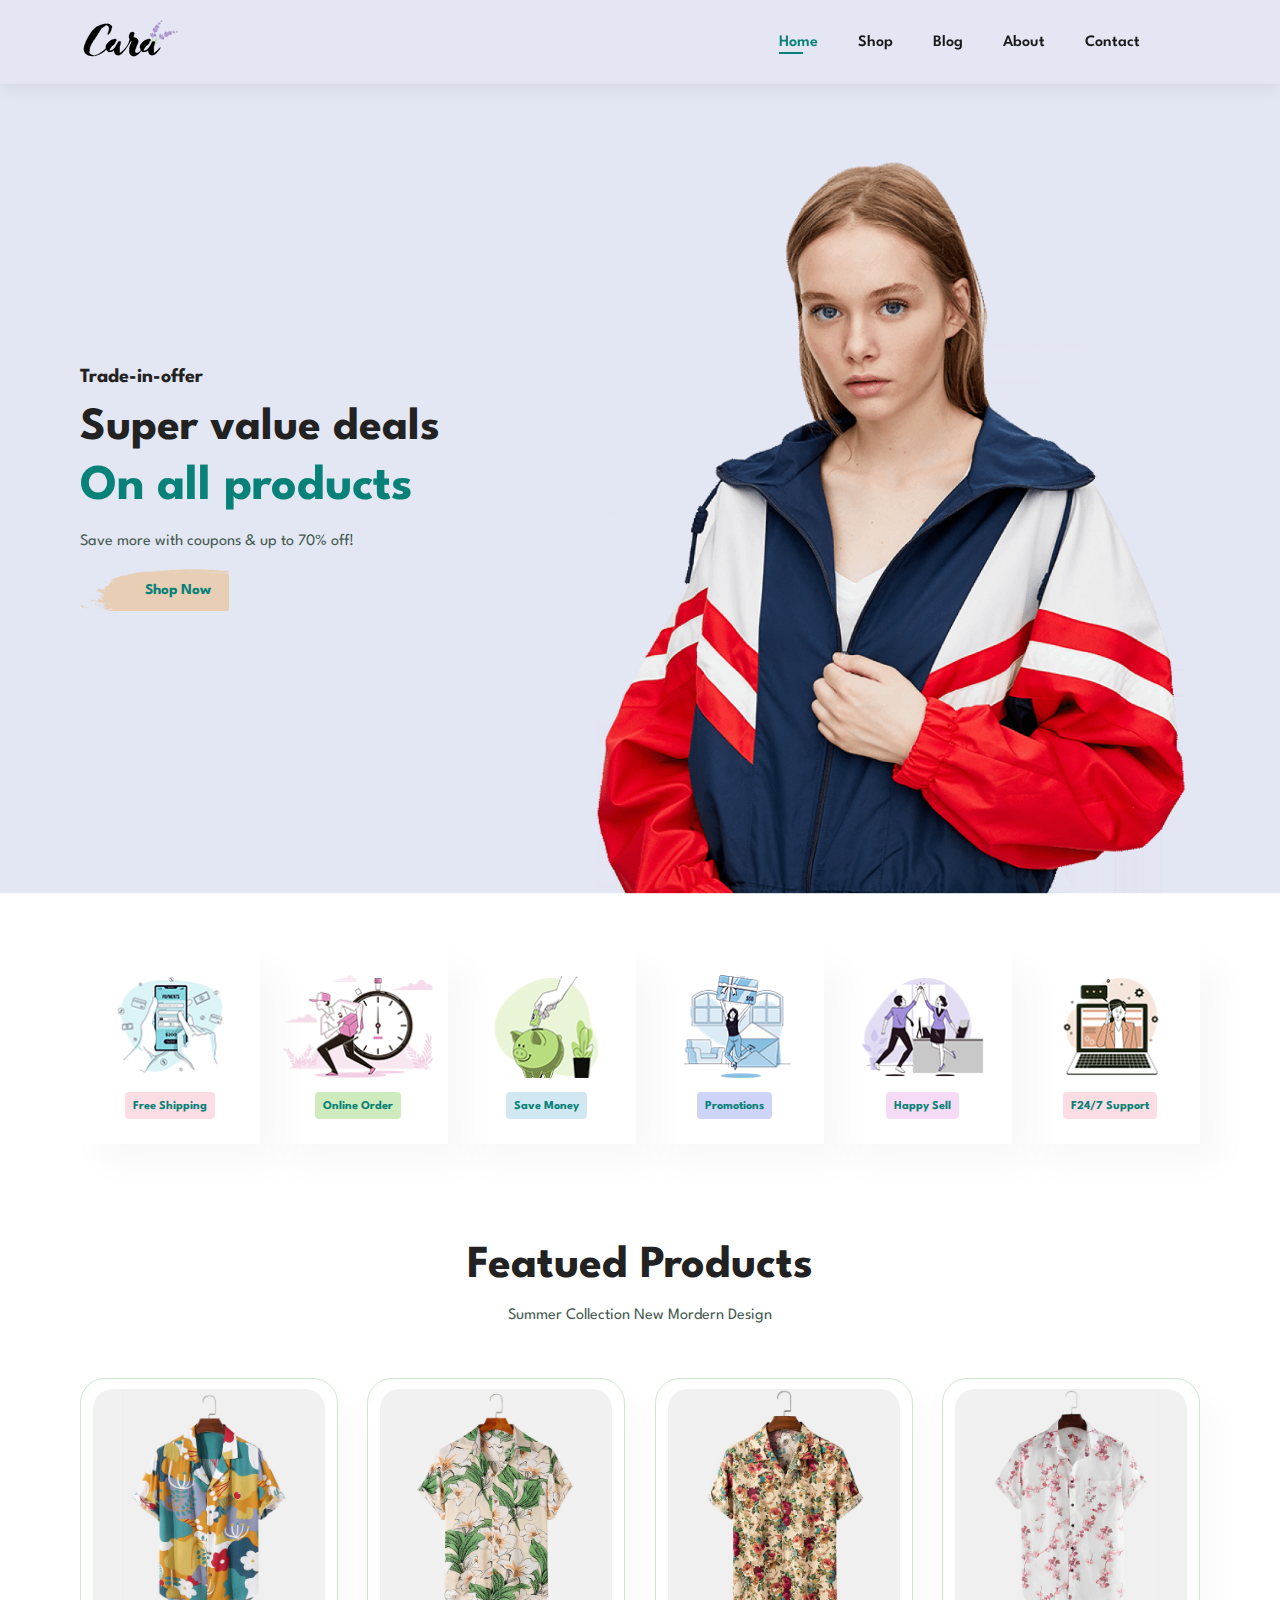
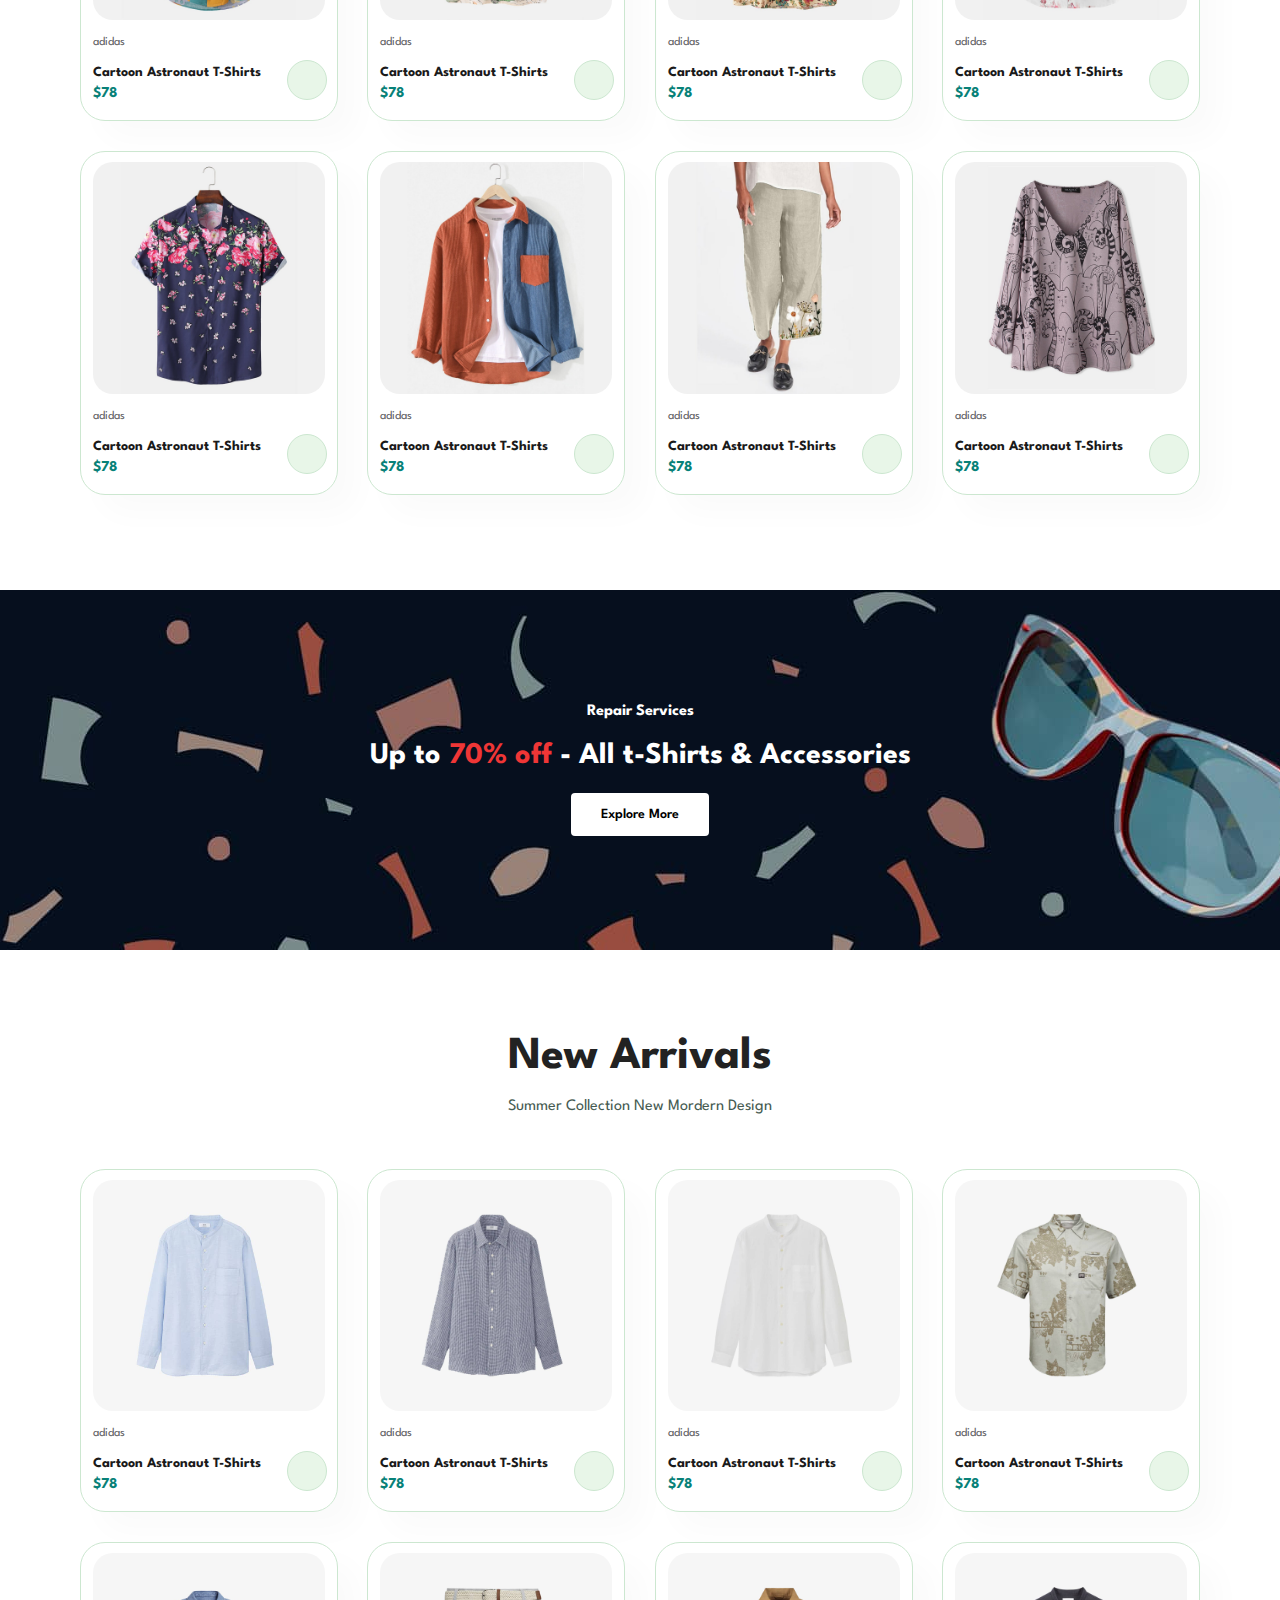
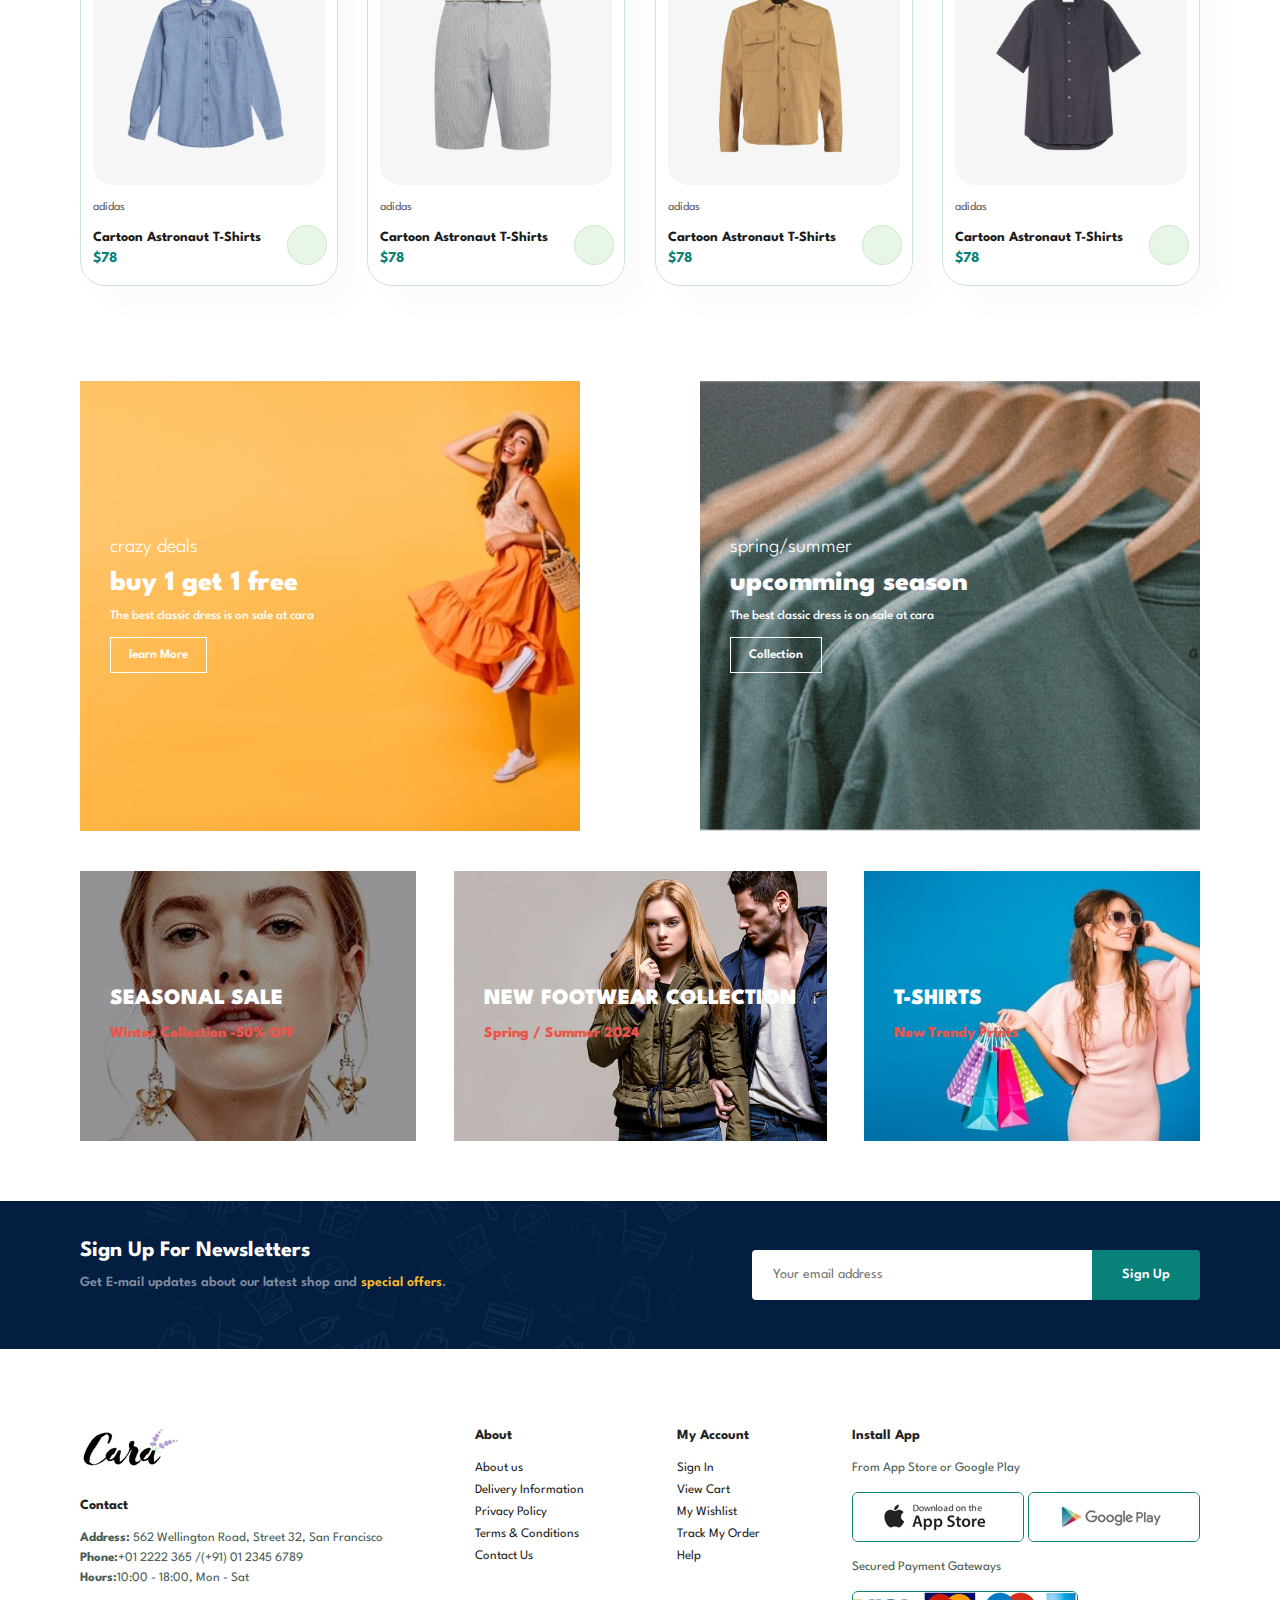
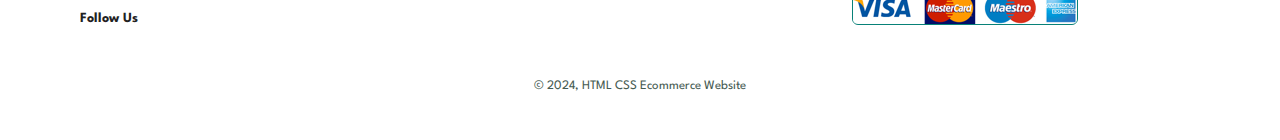
<file: index.html>
<!DOCTYPE html>
<html lang="en">
    <head>
        <meta charset="UTF-8">
        <meta http-equiv="X-UA-Compatible" content="IE=edge">
        <meta name="viewport" content="width=device-width, initial-scale=1.0">
        <title>Ecommerce Website</title>
        <link rel="stylesheet" href="https://cdnjs.cloudflare.com/ajax/libs/font-awesome/6.6.0/css/all.min.css" integrity="sha512-Kc323vGBEqzTmouAECnVceyQqyqdsSiqLQISBL29aUW4U/M7pSPA/gEUZQqv1cwx4OnYxTxve5UMg5GT6L4JJg==" crossorigin="anonymous" referrerpolicy="no-referrer" />
        <link rel="stylesheet" href="style.css">
    </head>

    <body>

    <section id="header">
        <a href=""><img src="img/logo.png" class="logo" alt=""></a>
    
    <div>
        <ul id="navbar">
            <li><a class="active" href="index.html">Home</a></li>
            <li><a href="shop.html">Shop</a></li>
            <li><a href="blog.html">Blog</a></li>
            <li><a href="about.html">About</a></li>
            <li><a href="contact.html">Contact</a></li>
            <li id="lg-bag"><a href="cart.html"><i class="fa-solid fa-bag-shopping"></i></a></li>
            <a href="#" id="close"><i class="fa-solid fa-xmark"></i></a>
        </ul>
    </div>

    <div id="mobile">
        <a href="cart.html"><i class="fa-solid fa-bag-shopping"></i></a>
        <i id="bar" class="fas fa-outdent"></i>
    </div>
    </section>

    <section id="hero">
        <h4>Trade-in-offer</h4>
        <h2>Super value deals</h2>  
        <h1>On all products</h1>  
        <p>Save more with coupons & up to 70% off! </p>
        <button>Shop Now</button>
    </section>

    <section id="feature" class="section-p1">
        <div class="fe-box">
            <img src="img/features/f1.png" alt="">
            <h6>Free Shipping</h6>
        </div>
        <div class="fe-box">
            <img src="img/features/f2.png" alt="">
            <h6>Online Order</h6>
        </div>
        <div class="fe-box">
            <img src="img/features/f3.png" alt="">
            <h6>Save Money</h6>
        </div>
        <div class="fe-box">
            <img src="img/features/f4.png" alt="">
            <h6>Promotions</h6>
        </div>
        <div class="fe-box">
            <img src="img/features/f5.png" alt="">
            <h6>Happy Sell</h6>
        </div>
        <div class="fe-box">
            <img src="img/features/f6.png" alt="">
            <h6>F24/7 Support </h6>
        </div>
    </section>

    <section id="product1" class="section-p1">
        <h2>Featued Products</h2>
        <p>Summer Collection New Mordern Design</p>
        <div class="pro-container">
            <div class="pro">
                <img src="img/products/f1.jpg" alt="">
                <div class="des">
                    <span>adidas</span>
                    <h5>Cartoon Astronaut T-Shirts</h5>
                    <div class="star">
                        <i class="fas fa-star"></i>
                        <i class="fas fa-star"></i>
                        <i class="fas fa-star"></i>
                        <i class="fas fa-star"></i>
                        <i class="fas fa-star"></i>
                    </div>
                    <h4>$78</h4>
                </div>
                <a href="cart.html"><i class="fa-brands fa-opencart cart"></i></a>
            </div>

            <div class="pro">
                <img src="img/products/f2.jpg" alt="">
                <div class="des">
                    <span>adidas</span>
                    <h5>Cartoon Astronaut T-Shirts</h5>
                    <div class="star">
                        <i class="fas fa-star"></i>
                        <i class="fas fa-star"></i>
                        <i class="fas fa-star"></i>
                        <i class="fas fa-star"></i>
                        <i class="fas fa-star"></i>
                    </div>
                    <h4>$78</h4>
                </div>
                <a href="cart.html"><i class="fa-brands fa-opencart cart"></i></a>
            </div>

            <div class="pro">
                <img src="img/products/f3.jpg" alt="">
                <div class="des">
                    <span>adidas</span>
                    <h5>Cartoon Astronaut T-Shirts</h5>
                    <div class="star">
                        <i class="fas fa-star"></i>
                        <i class="fas fa-star"></i>
                        <i class="fas fa-star"></i>
                        <i class="fas fa-star"></i>
                        <i class="fas fa-star"></i>
                    </div>
                    <h4>$78</h4>
                </div>
                <a href="cart.html"><i class="fa-brands fa-opencart cart"></i></a>
            </div>

            <div class="pro">
                <img src="img/products/f4.jpg" alt="">
                <div class="des">
                    <span>adidas</span>
                    <h5>Cartoon Astronaut T-Shirts</h5>
                    <div class="star">
                        <i class="fas fa-star"></i>
                        <i class="fas fa-star"></i>
                        <i class="fas fa-star"></i>
                        <i class="fas fa-star"></i>
                        <i class="fas fa-star"></i>
                    </div>
                    <h4>$78</h4>
                </div>
                <a href="cart.html"><i class="fa-brands fa-opencart cart"></i></a>
            </div>

            <div class="pro">
                <img src="img/products/f5.jpg" alt="">
                <div class="des">
                    <span>adidas</span>
                    <h5>Cartoon Astronaut T-Shirts</h5>
                    <div class="star">
                        <i class="fas fa-star"></i>
                        <i class="fas fa-star"></i>
                        <i class="fas fa-star"></i>
                        <i class="fas fa-star"></i>
                        <i class="fas fa-star"></i>
                    </div>
                    <h4>$78</h4>
                </div>
                <a href="cart.html"><i class="fa-brands fa-opencart cart"></i></a>
            </div>

            <div class="pro">
                <img src="img/products/f6.jpg" alt="">
                <div class="des">
                    <span>adidas</span>
                    <h5>Cartoon Astronaut T-Shirts</h5>
                    <div class="star">
                        <i class="fas fa-star"></i>
                        <i class="fas fa-star"></i>
                        <i class="fas fa-star"></i>
                        <i class="fas fa-star"></i>
                        <i class="fas fa-star"></i>
                    </div>
                    <h4>$78</h4>
                </div>
                <a href="cart.html"><i class="fa-brands fa-opencart cart"></i></a>
            </div>

            <div class="pro">
                <img src="img/products/f7.jpg" alt="">
                <div class="des">
                    <span>adidas</span>
                    <h5>Cartoon Astronaut T-Shirts</h5>
                    <div class="star">
                        <i class="fas fa-star"></i>
                        <i class="fas fa-star"></i>
                        <i class="fas fa-star"></i>
                        <i class="fas fa-star"></i>
                        <i class="fas fa-star"></i>
                    </div>
                    <h4>$78</h4>
                </div>
                <a href="cart.html"><i class="fa-brands fa-opencart cart"></i></a>
            </div>

            <div class="pro">
                <img src="img/products/f8.jpg" alt="">
                <div class="des">
                    <span>adidas</span>
                    <h5>Cartoon Astronaut T-Shirts</h5>
                    <div class="star">
                        <i class="fas fa-star"></i>
                        <i class="fas fa-star"></i>
                        <i class="fas fa-star"></i>
                        <i class="fas fa-star"></i>
                        <i class="fas fa-star"></i>
                    </div>
                    <h4>$78</h4>
                </div>
                <a href="cart.html"><i class="fa-brands fa-opencart cart"></i></a>
            </div>           
            
        </div>
    </section>

    <section id="banner" class="section-m1">
        <h4>Repair Services </h4>
        <h2>Up to <span>70% off</span> - All t-Shirts & Accessories</h2>
        <button class="normal">Explore More</button>
    </section>

    <section id="product1" class="section-p1">
        <h2>New Arrivals</h2>
        <p>Summer Collection New Mordern Design</p>
        <div class="pro-container">
            <div class="pro">
                <img src="img/products/n1.jpg" alt="">
                <div class="des">
                    <span>adidas</span>
                    <h5>Cartoon Astronaut T-Shirts</h5>
                    <div class="star">
                        <i class="fas fa-star"></i>
                        <i class="fas fa-star"></i>
                        <i class="fas fa-star"></i>
                        <i class="fas fa-star"></i>
                        <i class="fas fa-star"></i>
                    </div>
                    <h4>$78</h4>
                </div>
                <a href="cart.html"><i class="fa-brands fa-opencart cart"></i></a>
            </div>

            <div class="pro">
                <img src="img/products/n2.jpg" alt="">
                <div class="des">
                    <span>adidas</span>
                    <h5>Cartoon Astronaut T-Shirts</h5>
                    <div class="star">
                        <i class="fas fa-star"></i>
                        <i class="fas fa-star"></i>
                        <i class="fas fa-star"></i>
                        <i class="fas fa-star"></i>
                        <i class="fas fa-star"></i>
                    </div>
                    <h4>$78</h4>
                </div>
                <a href="cart.html"><i class="fa-brands fa-opencart cart"></i></a>
            </div>

            <div class="pro">
                <img src="img/products/n3.jpg" alt="">
                <div class="des">
                    <span>adidas</span>
                    <h5>Cartoon Astronaut T-Shirts</h5>
                    <div class="star">
                        <i class="fas fa-star"></i>
                        <i class="fas fa-star"></i>
                        <i class="fas fa-star"></i>
                        <i class="fas fa-star"></i>
                        <i class="fas fa-star"></i>
                    </div>
                    <h4>$78</h4>
                </div>
                <a href="cart.html"><i class="fa-brands fa-opencart cart"></i></a>
            </div>

            <div class="pro">
                <img src="img/products/n4.jpg" alt="">
                <div class="des">
                    <span>adidas</span>
                    <h5>Cartoon Astronaut T-Shirts</h5>
                    <div class="star">
                        <i class="fas fa-star"></i>
                        <i class="fas fa-star"></i>
                        <i class="fas fa-star"></i>
                        <i class="fas fa-star"></i>
                        <i class="fas fa-star"></i>
                    </div>
                    <h4>$78</h4>
                </div>
                <a href="cart.html"><i class="fa-brands fa-opencart cart"></i></a>
            </div>

            <div class="pro">
                <img src="img/products/n5.jpg" alt="">
                <div class="des">
                    <span>adidas</span>
                    <h5>Cartoon Astronaut T-Shirts</h5>
                    <div class="star">
                        <i class="fas fa-star"></i>
                        <i class="fas fa-star"></i>
                        <i class="fas fa-star"></i>
                        <i class="fas fa-star"></i>
                        <i class="fas fa-star"></i>
                    </div>
                    <h4>$78</h4>
                </div>
                <a href="cart.html"><i class="fa-brands fa-opencart cart"></i></a>
            </div>

            <div class="pro">
                <img src="img/products/n6.jpg" alt="">
                <div class="des">
                    <span>adidas</span>
                    <h5>Cartoon Astronaut T-Shirts</h5>
                    <div class="star">
                        <i class="fas fa-star"></i>
                        <i class="fas fa-star"></i>
                        <i class="fas fa-star"></i>
                        <i class="fas fa-star"></i>
                        <i class="fas fa-star"></i>
                    </div>
                    <h4>$78</h4>
                </div>
                <a href="cart.html"><i class="fa-brands fa-opencart cart"></i></a>
            </div>

            <div class="pro">
                <img src="img/products/n7.jpg" alt="">
                <div class="des">
                    <span>adidas</span>
                    <h5>Cartoon Astronaut T-Shirts</h5>
                    <div class="star">
                        <i class="fas fa-star"></i>
                        <i class="fas fa-star"></i>
                        <i class="fas fa-star"></i>
                        <i class="fas fa-star"></i>
                        <i class="fas fa-star"></i>
                    </div>
                    <h4>$78</h4>
                </div>
                <a href="cart.html"><i class="fa-brands fa-opencart cart"></i></a>
            </div>

            <div class="pro">
                <img src="img/products/n8.jpg" alt="">
                <div class="des">
                    <span>adidas</span>
                    <h5>Cartoon Astronaut T-Shirts</h5>
                    <div class="star">
                        <i class="fas fa-star"></i>
                        <i class="fas fa-star"></i>
                        <i class="fas fa-star"></i>
                        <i class="fas fa-star"></i>
                        <i class="fas fa-star"></i>
                    </div>
                    <h4>$78</h4>
                </div>
                <a href="cart.html"><i class="fa-brands fa-opencart cart"></i></a>
            </div>           
            
        </div>
    </section>

    <section id="sm-banner" class="section-p1">
    <div class="banner-box">
        <h4>crazy deals</h4>
        <h2>buy 1 get 1 free</h2>
        <span>The best classic dress is on sale at cara</span>
        <button class="white" >learn More</button>
    </div>

    <div class="banner-box banner-box2">
        <h4>spring/summer</h4>
        <h2>upcomming season</h2>
        <span>The best classic dress is on sale at cara</span>
        <button class="white">Collection</button>
    </div>
    </section>

    <section id="banner3">
        <div class="banner-box ">
            <h2>SEASONAL SALE</h2>
            <h3>Winter Collection -50% OFF </h3>
        </div>
        <div class="banner-box banner-box2">
            <h2>NEW FOOTWEAR COLLECTION</h2>
            <h3>Spring / Summer 2024</h3>
        </div>
        <div class="banner-box banner-box3">
            <h2>T-SHIRTS</h2>
            <h3>New Trendy Prints</h3>
        </div>
    </section>

    <section id="newsletter" class="section-p1 section-m1">
        <div class="newstext">
            <h4>Sign Up For Newsletters</h4>
            <p>Get E-mail updates about our latest shop and <span>special offers</span>.</p>
        </div>
        <div class="form">
            <input type="text" placeholder="Your email address">
            <button class="normal">Sign Up</button>
        </div>
    </section>

    <footer class="section-p1">
        <div class="col">
            <img class="logo" src="img/logo.png" alt="">
            <h4>Contact</h4>
            <p><strong>Address:</strong> 562 Wellington Road, Street 32, San Francisco</p>
            <p><strong>Phone:</strong>+01 2222 365 /(+91) 01 2345 6789</p>
            <p><strong>Hours:</strong>10:00 - 18:00, Mon -  Sat</p>
            <div class="follow">
                <h4>Follow Us</h4>
                <div class="icon">
                    <i class="fab fa-facebook-f"></i>
                    <i class="fab fa-twitter"></i>
                    <i class="fab fa-instagram"></i>
                    <i class="fa-brands fa-pinterest-p"></i>
                    <i class="fab fa-youtube"></i>
                </div>
            </div>
        </div>

        <div class="col">
            <h4>About</h4>
            <a href="#">About us</a>
            <a href="#">Delivery Information</a>
            <a href="#">Privacy Policy</a>
            <a href="#">Terms & Conditions</a>
            <a href="#">Contact Us</a>
        </div>
        <div class="col">
            <h4>My Account</h4>
            <a href="#">Sign In</a>
            <a href="#">View Cart</a>
            <a href="#">My Wishlist</a>
            <a href="#">Track My Order</a>
            <a href="#">Help</a>
        </div>

        <div class="col install">
            <h4>Install App</h4>
            <p>From App Store or Google Play</p>
            <div class="row">
                <img src="img/pay/app.jpg" alt="">
                <img src="img/pay/play.jpg" alt="">
                <p>Secured Payment Gateways</p>
                <img src="img/pay/pay.png" alt="">
            </div>
        </div>

        <div class="copyright">
            <p>© 2024, HTML CSS Ecommerce Website</p>
        </div>
    </footer>



    <script src="script.js"></script>
    </body>

</html>
</file>
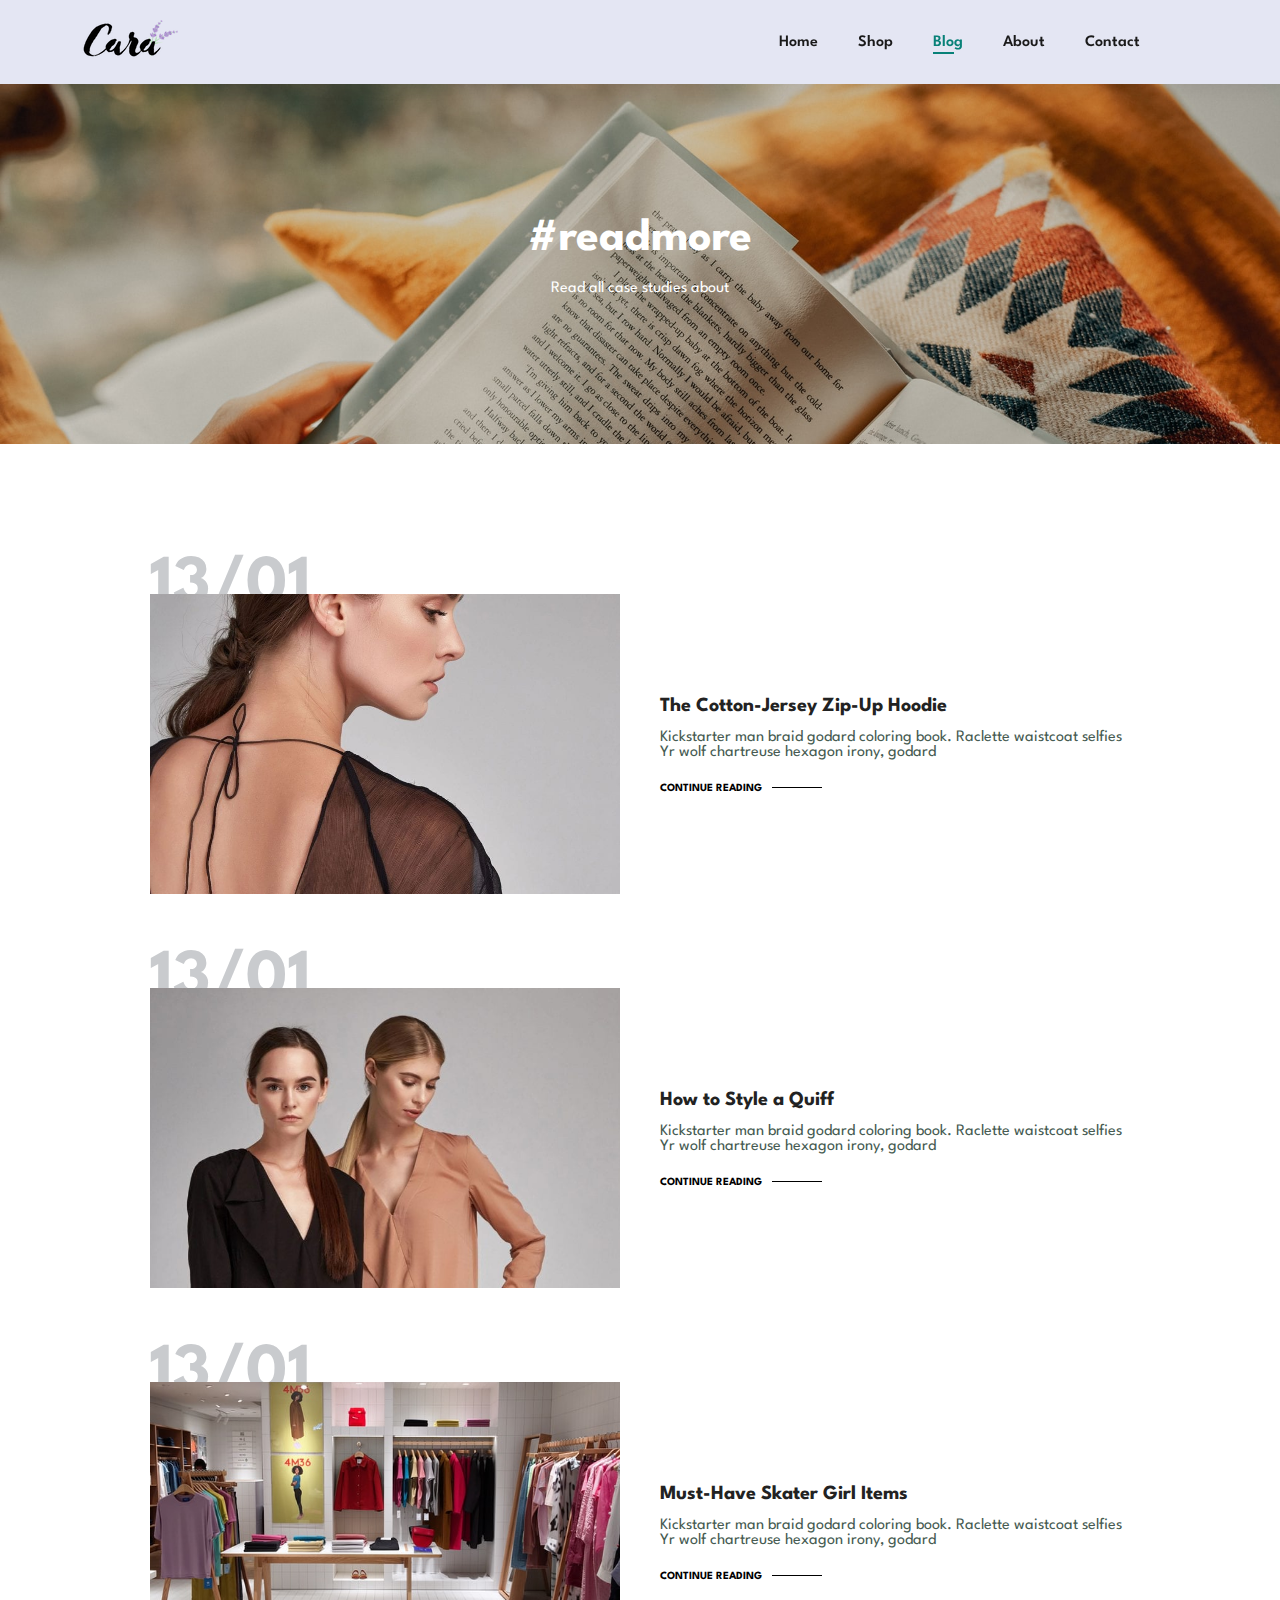
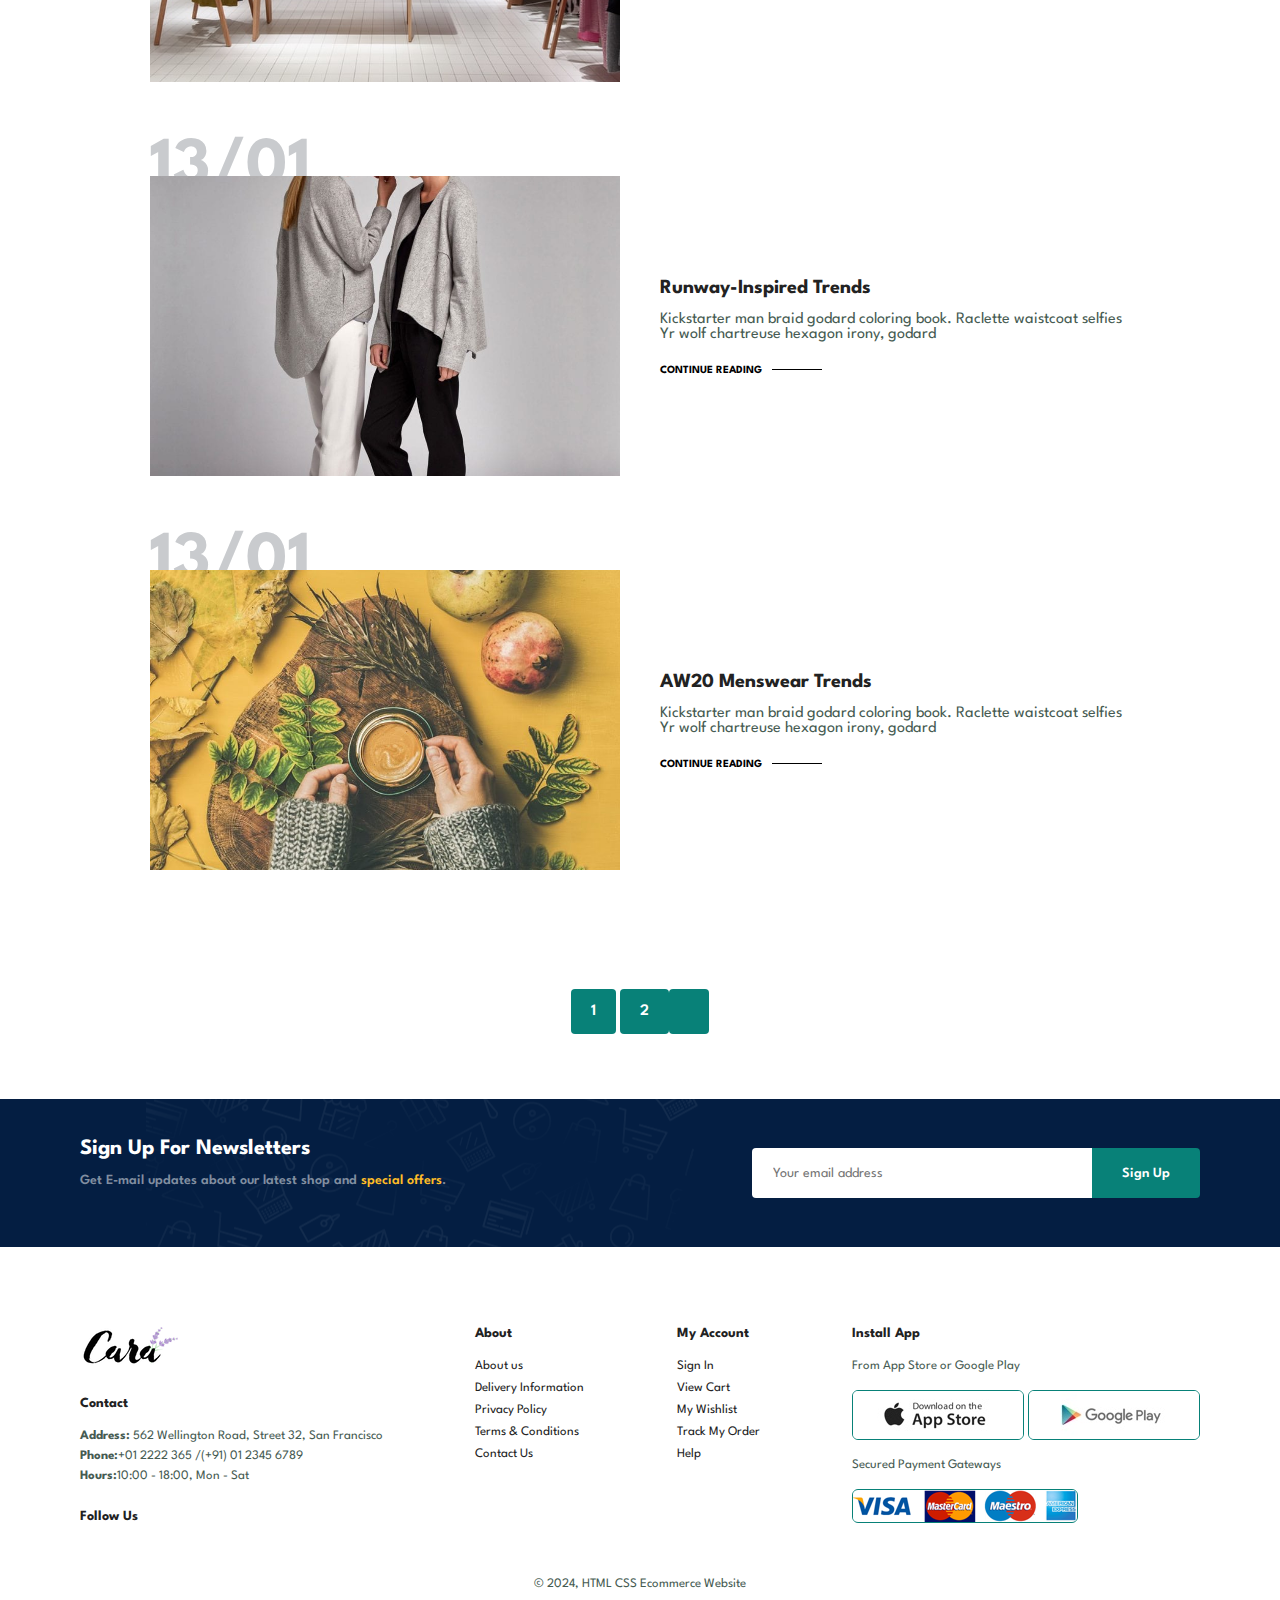
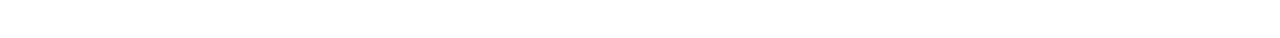
<file: blog.html>
<!DOCTYPE html>
<html lang="en">
    <head>
        <meta charset="UTF-8">
        <meta http-equiv="X-UA-Compatible" content="IE=edge">
        <meta name="viewport" content="width=device-width, initial-scale=1.0">
        <title>Ecommerce Website</title>
        <link rel="stylesheet" href="https://cdnjs.cloudflare.com/ajax/libs/font-awesome/6.6.0/css/all.min.css" integrity="sha512-Kc323vGBEqzTmouAECnVceyQqyqdsSiqLQISBL29aUW4U/M7pSPA/gEUZQqv1cwx4OnYxTxve5UMg5GT6L4JJg==" crossorigin="anonymous" referrerpolicy="no-referrer" />
        <link rel="stylesheet" href="style.css">
    </head>

    <body>

    <section id="header">
        <a href=""><img src="img/logo.png" class="logo" alt=""></a>
    

    <div>
        <ul id="navbar">
            <li><a href="index.html">Home</a></li>
            <li><a href="shop.html">Shop</a></li>
            <li><a class="active" href="blog.html">Blog</a></li>
            <li><a href="about.html">About</a></li>
            <li><a href="contact.html">Contact</a></li>
            <li id="lg-bag"><a href="cart.html"><i class="fa-solid fa-bag-shopping"></i></a></li>
            <a href="#" id="close"><i class="fa-solid fa-xmark"></i></a>
        </ul>
    </div>

    <div id="mobile">
        <a href="cart.html"><i class="fa-solid fa-bag-shopping"></i></a>
        <i id="bar" class="fas fa-outdent"></i>
    </div>
    </section>

    <section id="page-header" class="blog-header">
        <h2>#readmore</h2>  
        <p>Read all case studies about</p>
    </section>  

    <section id="blog">
        <div class="blog-box">
            <div class="blog-img">
                <img src="img/blog/b1 (1).jpg" alt="">
            </div>
            <div class="blog-details">
                <h4>The Cotton-Jersey Zip-Up Hoodie</h4>
                <p>Kickstarter man braid godard coloring book. Raclette waistcoat selfies Yr 
                wolf chartreuse hexagon irony, godard</p>
                <a href="#">CONTINUE READING</a>
            </div>  
            <h1>13/01</h1>
        </div>
        <div class="blog-box">
            <div class="blog-img">
                <img src="img/blog/b2.jpg" alt="">
            </div>
            <div class="blog-details">
                <h4>How to Style a Quiff</h4>
                <p>Kickstarter man braid godard coloring book. Raclette waistcoat selfies Yr 
                wolf chartreuse hexagon irony, godard</p>
                <a href="#">CONTINUE READING</a>
            </div>  
            <h1>13/01</h1>
        </div>
        <div class="blog-box">
            <div class="blog-img">
                <img src="img/blog/b3.jpg" alt="">
            </div>
            <div class="blog-details">
                <h4>Must-Have Skater Girl Items</h4>
                <p>Kickstarter man braid godard coloring book. Raclette waistcoat selfies Yr 
                wolf chartreuse hexagon irony, godard</p>
                <a href="#">CONTINUE READING</a>
            </div>  
            <h1>13/01</h1>
        </div>
        <div class="blog-box">
            <div class="blog-img">
                <img src="img/blog/b4.jpg" alt="">
            </div>
            <div class="blog-details">
                <h4>Runway-Inspired Trends</h4>
                <p>Kickstarter man braid godard coloring book. Raclette waistcoat selfies Yr 
                wolf chartreuse hexagon irony, godard</p>
                <a href="#">CONTINUE READING</a>
            </div>  
            <h1>13/01</h1>
        </div>
        <div class="blog-box">
            <div class="blog-img">
                <img src="img/blog/b5.jpg" alt="">
            </div>
            <div class="blog-details">
                <h4>AW20 Menswear Trends</h4>
                <p>Kickstarter man braid godard coloring book. Raclette waistcoat selfies Yr 
                wolf chartreuse hexagon irony, godard</p>
                <a href="#">CONTINUE READING</a>
            </div>  
            <h1>13/01</h1>
        </div>
    </section>

    <section id="pagination" class="section-p1">
        <a href="#">1</a>
        <a href="#">2</a>
        <a href="#"><i class="fa-solid fa-arrow-right"></i></a>

    </section>

    <section id="newsletter" class="section-p1 section-m1">
        <div class="newstext">
            <h4>Sign Up For Newsletters</h4>
            <p>Get E-mail updates about our latest shop and <span>special offers</span>.</p>
        </div>
        <div class="form">
            <input type="text" placeholder="Your email address">
            <button class="normal">Sign Up</button>
        </div>
    </section>

    <footer class="section-p1">
        <div class="col">
            <img class="logo" src="img/logo.png" alt="">
            <h4>Contact</h4>
            <p><strong>Address:</strong> 562 Wellington Road, Street 32, San Francisco</p>
            <p><strong>Phone:</strong>+01 2222 365 /(+91) 01 2345 6789</p>
            <p><strong>Hours:</strong>10:00 - 18:00, Mon -  Sat</p>
            <div class="follow">
                <h4>Follow Us</h4>
                <div class="icon">
                    <i class="fab fa-facebook-f"></i>
                    <i class="fab fa-twitter"></i>
                    <i class="fab fa-instagram"></i>
                    <i class="fa-brands fa-pinterest-p"></i>
                    <i class="fab fa-youtube"></i>
                </div>
            </div>
        </div>

        <div class="col">
            <h4>About</h4>
            <a href="#">About us</a>
            <a href="#">Delivery Information</a>
            <a href="#">Privacy Policy</a>
            <a href="#">Terms & Conditions</a>
            <a href="#">Contact Us</a>
        </div>
        <div class="col">
            <h4>My Account</h4>
            <a href="#">Sign In</a>
            <a href="#">View Cart</a>
            <a href="#">My Wishlist</a>
            <a href="#">Track My Order</a>
            <a href="#">Help</a>
        </div>

        <div class="col install">
            <h4>Install App</h4>
            <p>From App Store or Google Play</p>
            <div class="row">
                <img src="img/pay/app.jpg" alt="">
                <img src="img/pay/play.jpg" alt="">
                <p>Secured Payment Gateways</p>
                <img src="img/pay/pay.png" alt="">
            </div>
        </div>

        <div class="copyright">
            <p>© 2024, HTML CSS Ecommerce Website</p>
        </div>
    </footer>

    <script src="script.js"></script>
    </body>

</html>
</file>
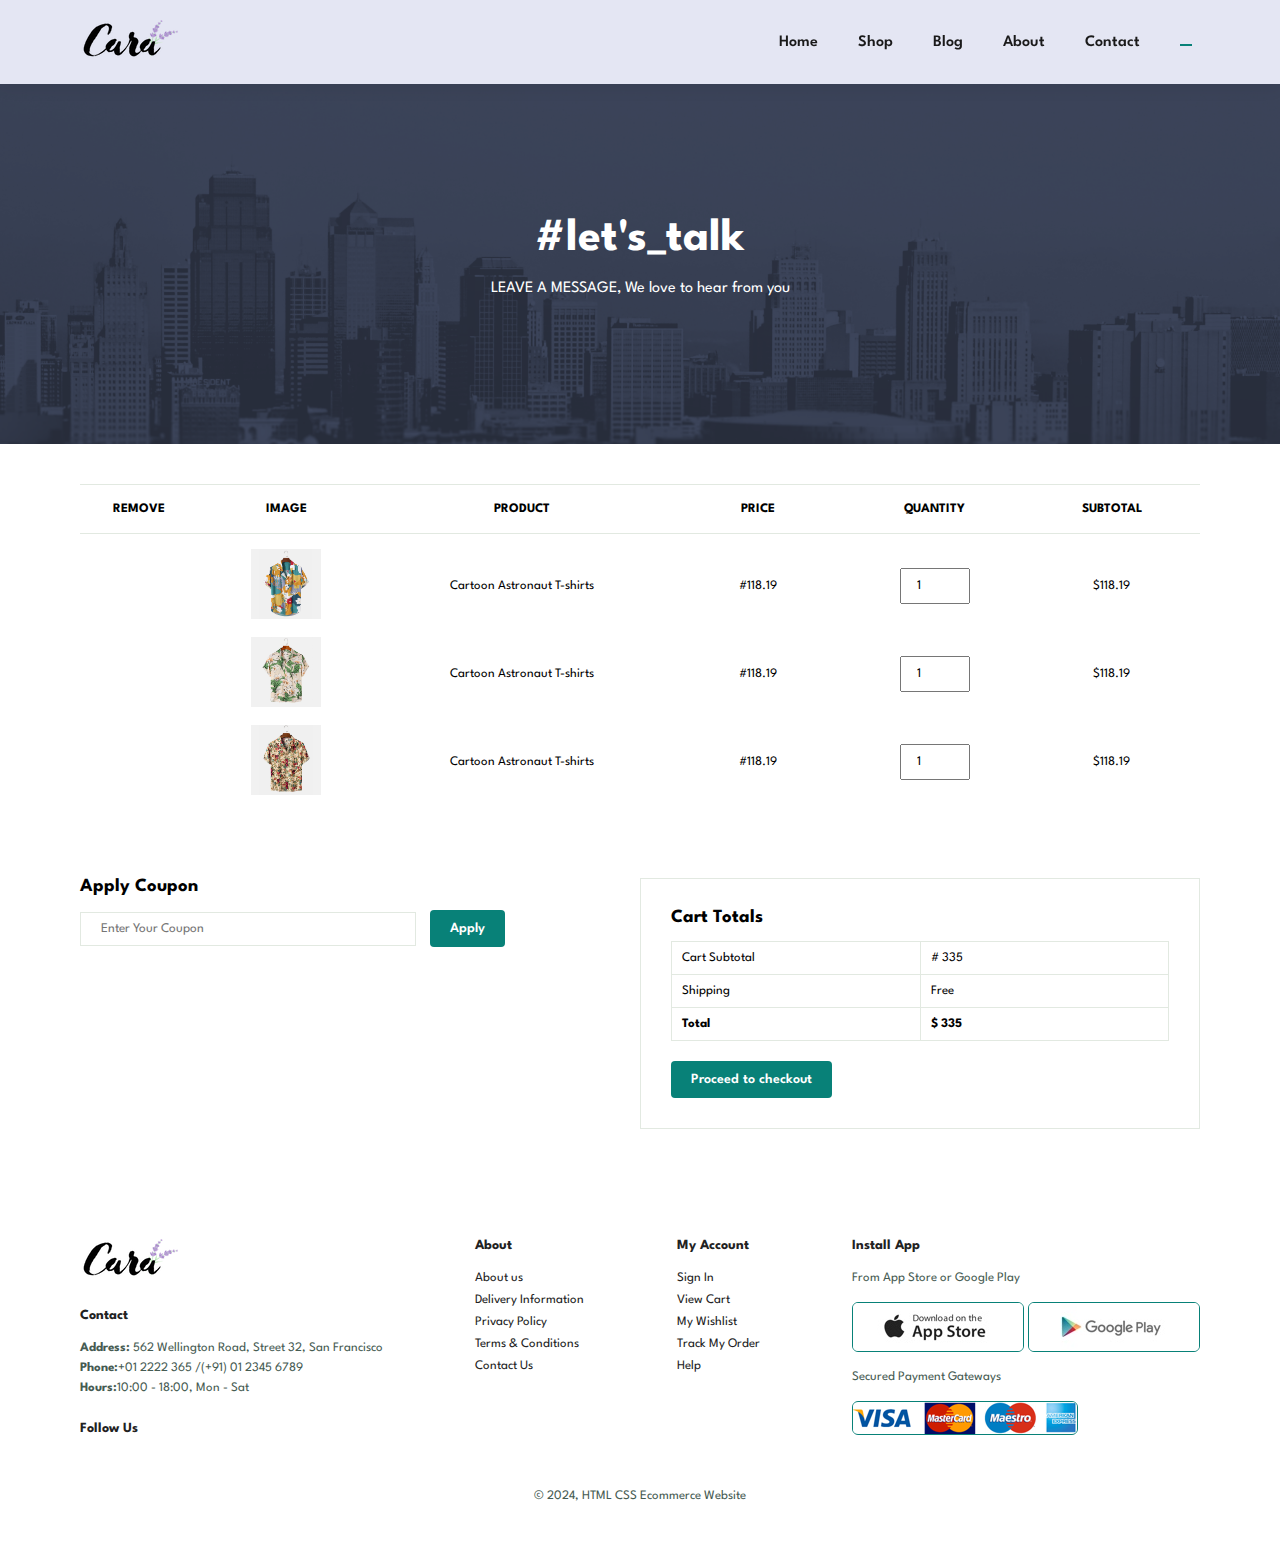
<file: cart.html>
<!DOCTYPE html>
<html lang="en">
    <head>
        <meta charset="UTF-8">
        <meta http-equiv="X-UA-Compatible" content="IE=edge">
        <meta name="viewport" content="width=device-width, initial-scale=1.0">
        <title>Ecommerce Website</title>
        <link rel="stylesheet" href="https://cdnjs.cloudflare.com/ajax/libs/font-awesome/6.6.0/css/all.min.css" integrity="sha512-Kc323vGBEqzTmouAECnVceyQqyqdsSiqLQISBL29aUW4U/M7pSPA/gEUZQqv1cwx4OnYxTxve5UMg5GT6L4JJg==" crossorigin="anonymous" referrerpolicy="no-referrer" />
        <link rel="stylesheet" href="style.css">
    </head>

    <body>

    <section id="header">
        <a href=""><img src="img/logo.png" class="logo" alt=""></a>
    

    <div>
        <ul id="navbar">
            <li><a href="index.html">Home</a></li>
            <li><a href="shop.html">Shop</a></li>
            <li><a href="blog.html">Blog</a></li>
            <li><a href="about.html">About</a></li>
            <li><a href="contact.html">Contact</a></li>
            <li id="lg-bag"><a  class="active" href="cart.html"><i class="fa-solid fa-bag-shopping"></i></a></li>
            <a href="#" id="close"><i class="fa-solid fa-xmark"></i></a>
        </ul>
    </div>

    <div id="mobile">
        <a href="cart.html"><i class="fa-solid fa-bag-shopping"></i></a>
        <i id="bar" class="fas fa-outdent"></i>
    </div>
    </section>

    <section id="page-header" class="about-header">
        <h2>#let's_talk</h2>  
        <p>LEAVE A MESSAGE, We love to hear from you</p>
    </section> 

    <section id="cart" class="section-p1">
        <table width="100%">
            <thead>
                <tr>
                    <td>Remove</td>
                    <td>Image</td>
                    <td>Product</td>
                    <td>Price</td>
                    <td>Quantity</td>
                    <td>Subtotal</td>
                </tr>
            </thead>
            <tbody>
                <tr>
                    <td><a href="#"><i class="far fa-times-circle"></i></a></td>
                    <td><img src="img/products/f1.jpg" alt=""></td>
                    <td>Cartoon Astronaut T-shirts</td>
                    <td>#118.19</td>
                    <td><input type="number" value="1"></td>
                    <td>$118.19</td>
                </tr>
                <tr>
                    <td><a href="#"><i class="far fa-times-circle"></i></a></td>
                    <td><img src="img/products/f2.jpg" alt=""></td>
                    <td>Cartoon Astronaut T-shirts</td>
                    <td>#118.19</td>
                    <td><input type="number" value="1"></td>
                    <td>$118.19</td>
                </tr>
                <tr>
                    <td><a href="#"><i class="far fa-times-circle"></i></a></td>
                    <td><img src="img/products/f3.jpg" alt=""></td>
                    <td>Cartoon Astronaut T-shirts</td>
                    <td>#118.19</td>
                    <td><input type="number" value="1"></td>
                    <td>$118.19</td>
                </tr>
            </tbody>
        </table>
    </section>

    <section id="cart-add" class="section-p1">
        <div id="coupon">
            <h3>Apply Coupon</h3>
            <div>
                <input type="text" placeholder="Enter Your Coupon">
                <button class="normal">Apply</button>
            </div>
        </div>

        <div id="subtotal">
            <h3>Cart Totals</h3>
            <table>
                <tr>
                    <td>Cart Subtotal</td>
                    <td># 335</td>
                </tr>
                <tr>
                    <td>Shipping</td>
                    <td>Free</td>
                </tr>
                <tr>
                    <td><Strong>Total</Strong></td>
                    <td><strong>$ 335</strong></td>
                </tr>
            </table>
            <button class="normal">Proceed to checkout</button>
        </div>
    </section>

    <footer class="section-p1">
        <div class="col">
            <img class="logo" src="img/logo.png" alt="">
            <h4>Contact</h4>
            <p><strong>Address:</strong> 562 Wellington Road, Street 32, San Francisco</p>
            <p><strong>Phone:</strong>+01 2222 365 /(+91) 01 2345 6789</p>
            <p><strong>Hours:</strong>10:00 - 18:00, Mon -  Sat</p>
            <div class="follow">
                <h4>Follow Us</h4>
                <div class="icon">
                    <i class="fab fa-facebook-f"></i>
                    <i class="fab fa-twitter"></i>
                    <i class="fab fa-instagram"></i>
                    <i class="fa-brands fa-pinterest-p"></i>
                    <i class="fab fa-youtube"></i>
                </div>
            </div>
        </div>

        <div class="col">
            <h4>About</h4>
            <a href="#">About us</a>
            <a href="#">Delivery Information</a>
            <a href="#">Privacy Policy</a>
            <a href="#">Terms & Conditions</a>
            <a href="#">Contact Us</a>
        </div>
        <div class="col">
            <h4>My Account</h4>
            <a href="#">Sign In</a>
            <a href="#">View Cart</a>
            <a href="#">My Wishlist</a>
            <a href="#">Track My Order</a>
            <a href="#">Help</a>
        </div>

        <div class="col install">
            <h4>Install App</h4>
            <p>From App Store or Google Play</p>
            <div class="row">
                <img src="img/pay/app.jpg" alt="">
                <img src="img/pay/play.jpg" alt="">
                <p>Secured Payment Gateways</p>
                <img src="img/pay/pay.png" alt="">
            </div>
        </div>

        <div class="copyright">
            <p>© 2024, HTML CSS Ecommerce Website</p>
        </div>
    </footer>

    <script src="script.js"></script>
    </body>

</html>
</file>
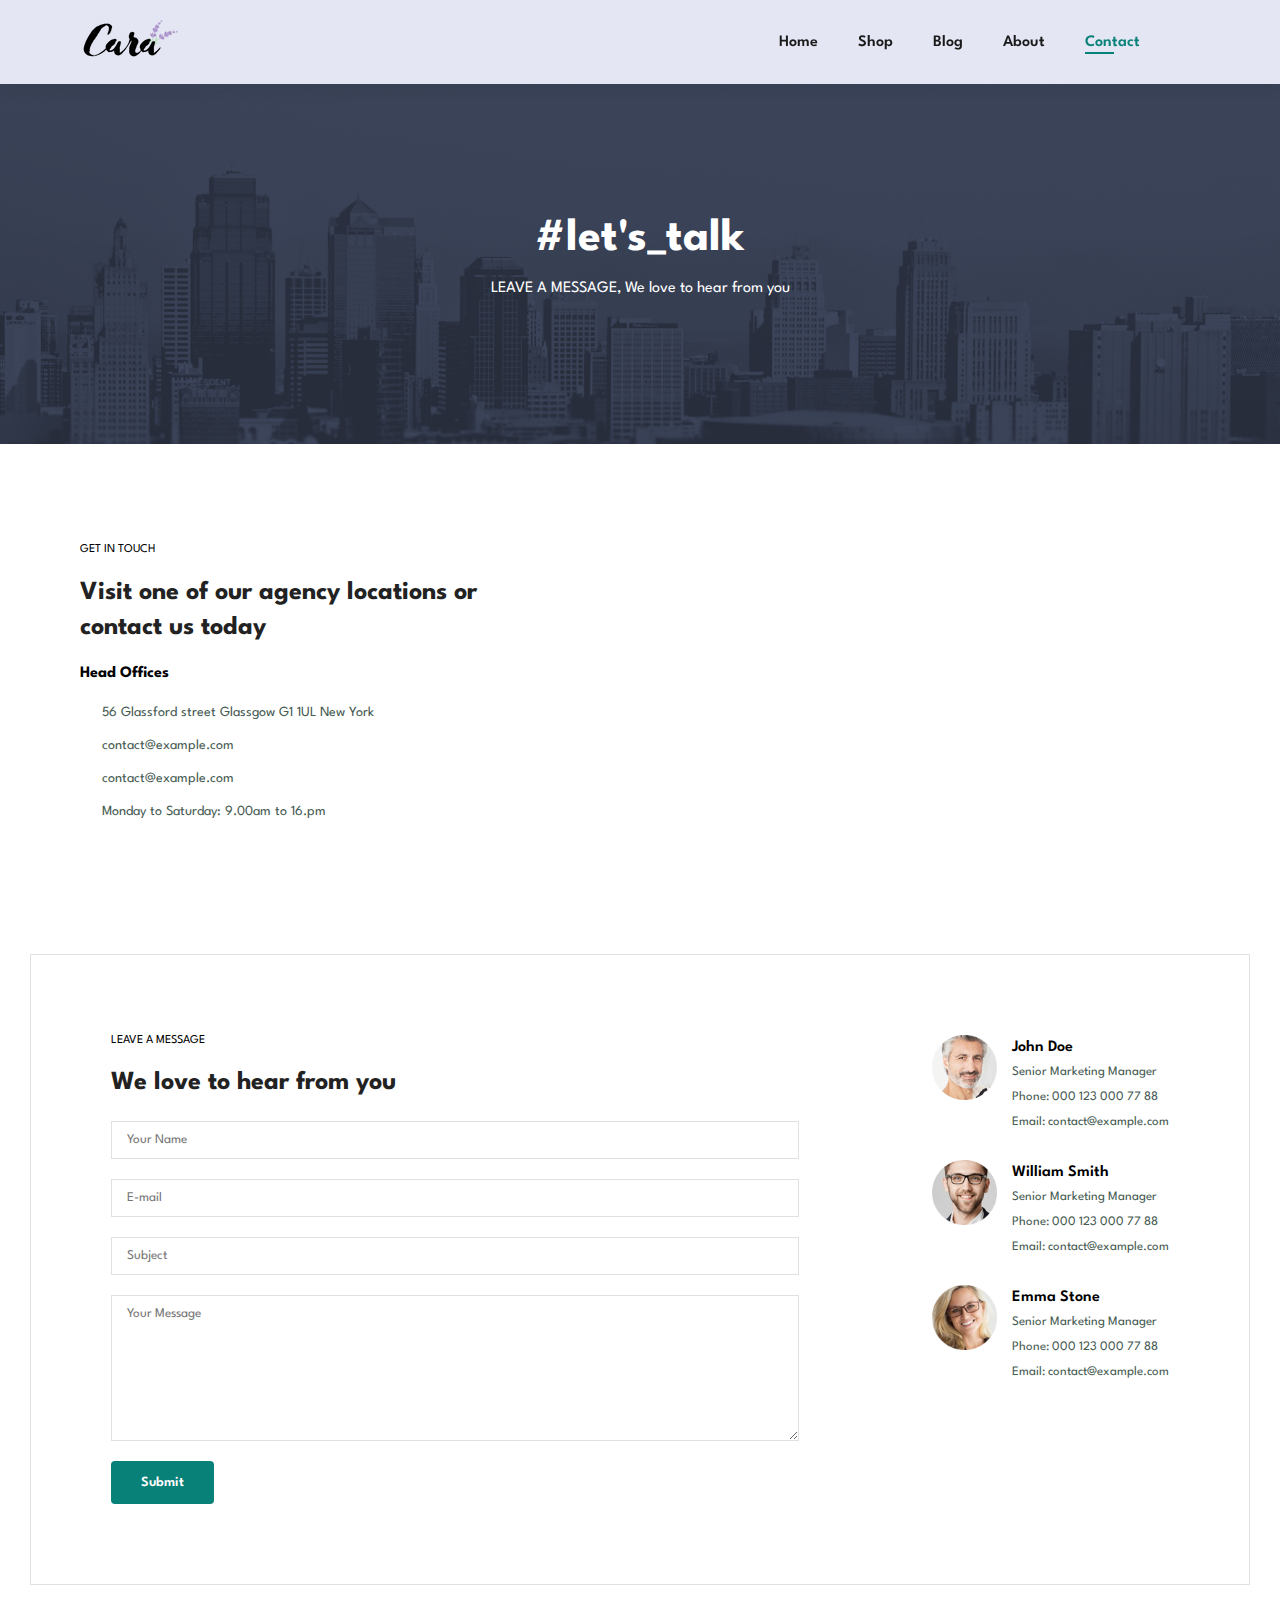
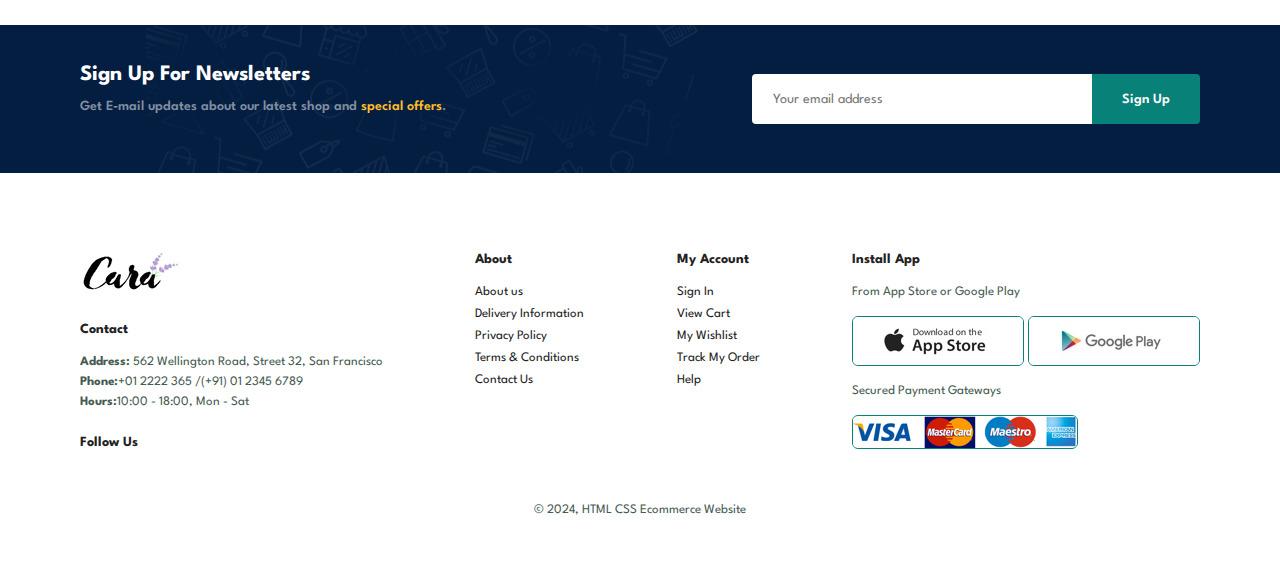
<file: contact.html>
<!DOCTYPE html>
<html lang="en">
    <head>
        <meta charset="UTF-8">
        <meta http-equiv="X-UA-Compatible" content="IE=edge">
        <meta name="viewport" content="width=device-width, initial-scale=1.0">
        <title>Ecommerce Website</title>
        <link rel="stylesheet" href="https://cdnjs.cloudflare.com/ajax/libs/font-awesome/6.6.0/css/all.min.css" integrity="sha512-Kc323vGBEqzTmouAECnVceyQqyqdsSiqLQISBL29aUW4U/M7pSPA/gEUZQqv1cwx4OnYxTxve5UMg5GT6L4JJg==" crossorigin="anonymous" referrerpolicy="no-referrer" />
        <link rel="stylesheet" href="style.css">
    </head>

    <body>

    <section id="header">
        <a href=""><img src="img/logo.png" class="logo" alt=""></a>
    

    <div>
        <ul id="navbar">
            <li><a href="index.html">Home</a></li>
            <li><a href="shop.html">Shop</a></li>
            <li><a href="blog.html">Blog</a></li>
            <li><a href="about.html">About</a></li>
            <li><a class="active" href="contact.html">Contact</a></li>
            <li id="lg-bag"><a href="cart.html"><i class="fa-solid fa-bag-shopping"></i></a></li>
            <a href="#" id="close"><i class="fa-solid fa-xmark"></i></a>
        </ul>
    </div>

    <div id="mobile">
        <a href="cart.html"><i class="fa-solid fa-bag-shopping"></i></a>
        <i id="bar" class="fas fa-outdent"></i>
    </div>
    </section>

    <section id="page-header" class="about-header">
        <h2>#let's_talk</h2>  
        <p>LEAVE A MESSAGE, We love to hear from you</p>
    </section> 

    <section id="contact-details" class="section-p1">
        <div class="details">
            <span>GET IN TOUCH</span>
            <h2>Visit one of our agency locations or contact us today</h2>
            <h3>Head Offices</h3>
            <div>
                <li>
                    <i class="fa-regular fa-map"></i>
                    <p>56 Glassford street Glassgow G1 1UL New York </p>
                </li>
                <li>
                    <i class="fa-regular fa-envelope"></i>
                    <p>contact@example.com</p>
                </li>
                <li>
                    <i class="fa-solid fa-phone"></i>
                    <p>contact@example.com</p>
                </li>
                <li>
                    <i class="fa-regular fa-clock"></i>
                    <p>Monday to Saturday: 9.00am to 16.pm </p>
                </li>
            </div>
        </div>

        <div class="map">
            <iframe src="https://www.google.com/maps/embed?pb=!1m18!1m12!1m3!1d2469.687034842473!2d-1.2570928246461588!3d51.75704619243686!2m3!1f0!2f0!3f0!3m2!1i1024!2i768!4f13.1!3m3!1m2!1s0x4876c6a9ef8c485b%3A0xd2ff1883a001afed!2sUniversity%20of%20Oxford!5e0!3m2!1sen!2s!4v1726231801425!5m2!1sen!2s" width="600" height="450" style="border:0;" allowfullscreen="" loading="lazy" referrerpolicy="no-referrer-when-downgrade"></iframe>
        </div>
    </section>

    <section id="form-details">
        <form action="">
            <span>LEAVE A MESSAGE</span>
            <h2>We love to hear from you</h2>
            <input type="text" placeholder="Your Name">
            <input type="text" placeholder="E-mail">
            <input type="text" placeholder="Subject">
            <textarea name="" id="" cols="30" rows="10" placeholder="Your Message"></textarea>
            <button class="normal">Submit</button>
        </form>

        <div class="people">
            <div>
                <img src="img/people/1.png" alt="">
                <p><span>John Doe</span>Senior Marketing Manager <br> Phone: 000 123 
                000 77 88 <br>Email: contact@example.com</p>
            </div>
            <div>
                <img src="img/people/2.png" alt="">
                <p><span>William Smith</span>Senior Marketing Manager <br> Phone: 000 123 
                000 77 88 <br>Email: contact@example.com</p>
            </div>
            <div>
                <img src="img/people/3.png" alt="">
                <p><span>Emma Stone</span>Senior Marketing Manager <br> Phone: 000 123 
                000 77 88 <br>Email: contact@example.com</p>
            </div>
        </div>
    </section>

    <section id="newsletter" class="section-p1 section-m1">
        <div class="newstext">
            <h4>Sign Up For Newsletters</h4>
            <p>Get E-mail updates about our latest shop and <span>special offers</span>.</p>
        </div>
        <div class="form">
            <input type="text" placeholder="Your email address">
            <button class="normal">Sign Up</button>
        </div>
    </section>

    <footer class="section-p1">
        <div class="col">
            <img class="logo" src="img/logo.png" alt="">
            <h4>Contact</h4>
            <p><strong>Address:</strong> 562 Wellington Road, Street 32, San Francisco</p>
            <p><strong>Phone:</strong>+01 2222 365 /(+91) 01 2345 6789</p>
            <p><strong>Hours:</strong>10:00 - 18:00, Mon -  Sat</p>
            <div class="follow">
                <h4>Follow Us</h4>
                <div class="icon">
                    <i class="fab fa-facebook-f"></i>
                    <i class="fab fa-twitter"></i>
                    <i class="fab fa-instagram"></i>
                    <i class="fa-brands fa-pinterest-p"></i>
                    <i class="fab fa-youtube"></i>
                </div>
            </div>
        </div>

        <div class="col">
            <h4>About</h4>
            <a href="#">About us</a>
            <a href="#">Delivery Information</a>
            <a href="#">Privacy Policy</a>
            <a href="#">Terms & Conditions</a>
            <a href="#">Contact Us</a>
        </div>
        <div class="col">
            <h4>My Account</h4>
            <a href="#">Sign In</a>
            <a href="#">View Cart</a>
            <a href="#">My Wishlist</a>
            <a href="#">Track My Order</a>
            <a href="#">Help</a>
        </div>

        <div class="col install">
            <h4>Install App</h4>
            <p>From App Store or Google Play</p>
            <div class="row">
                <img src="img/pay/app.jpg" alt="">
                <img src="img/pay/play.jpg" alt="">
                <p>Secured Payment Gateways</p>
                <img src="img/pay/pay.png" alt="">
            </div>
        </div>

        <div class="copyright">
            <p>© 2024, HTML CSS Ecommerce Website</p>
        </div>
    </footer>

    <script src="script.js"></script>
    </body>

</html>
</file>
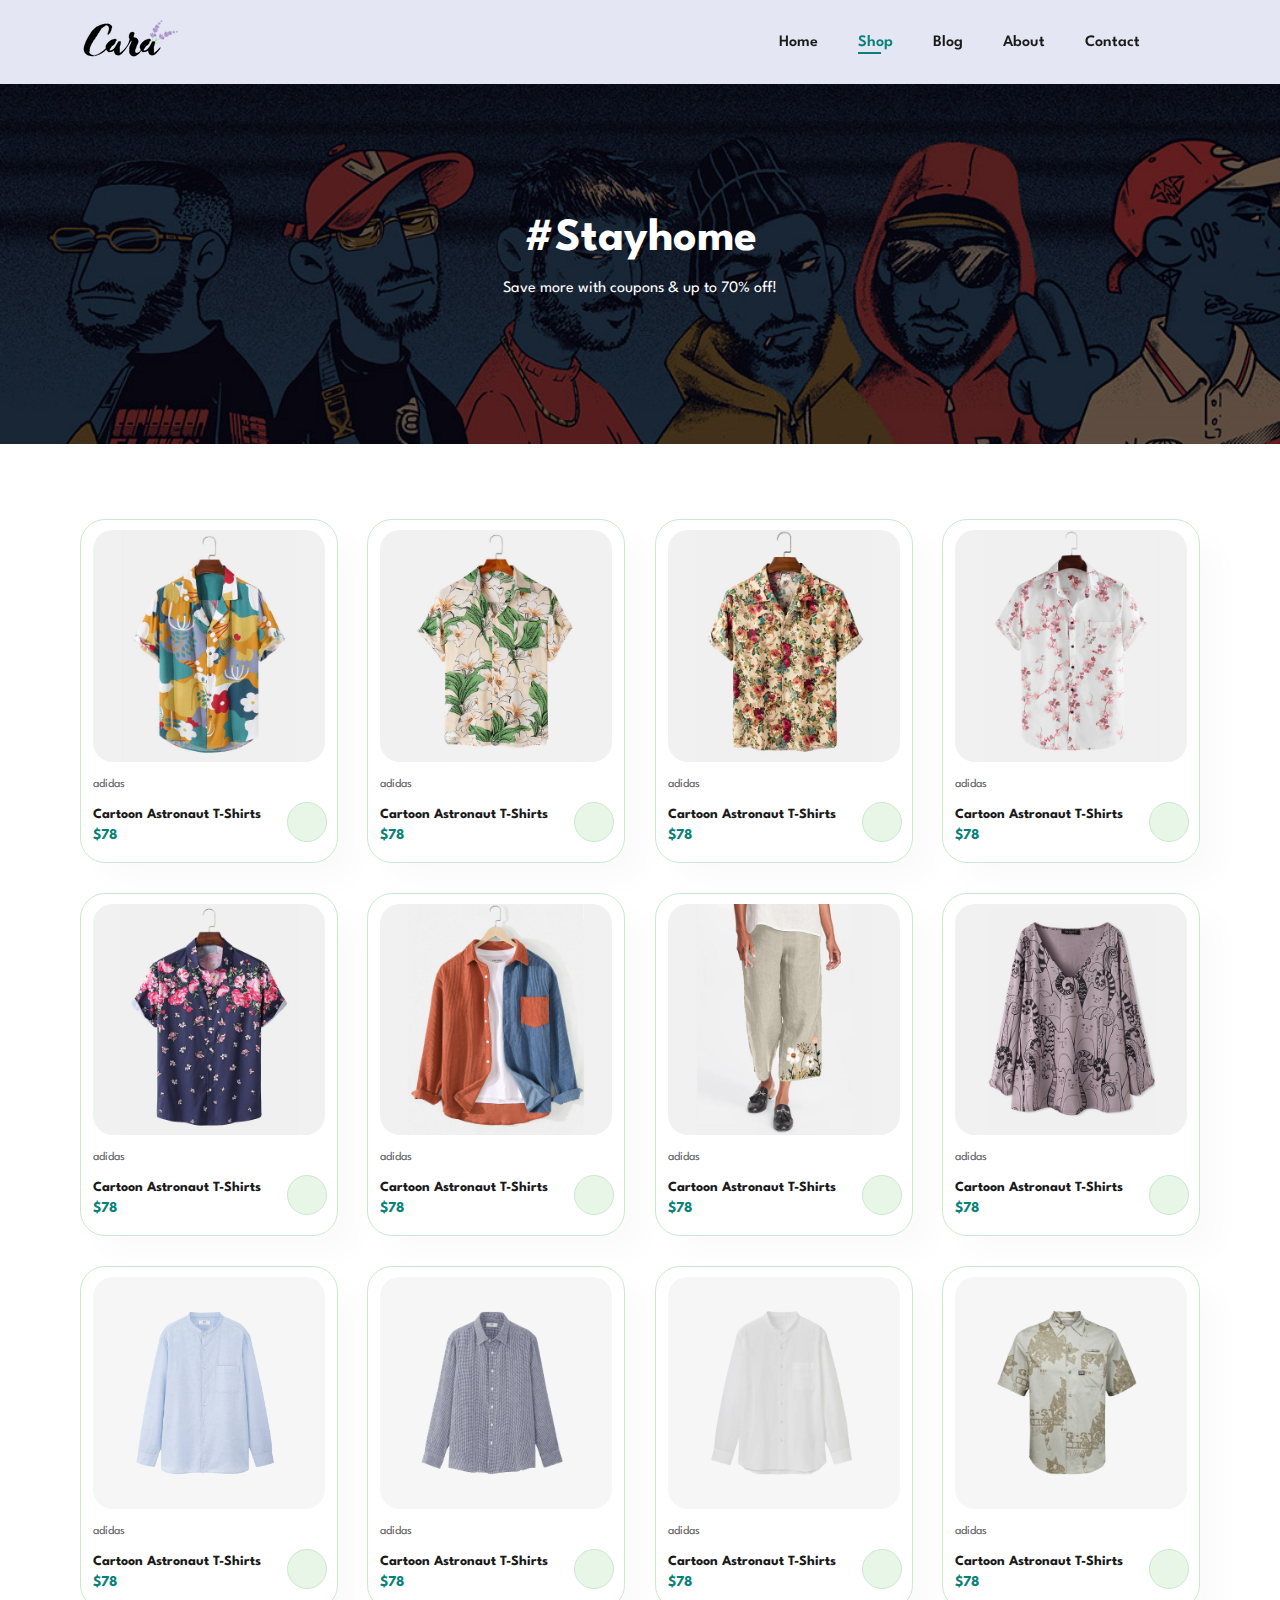
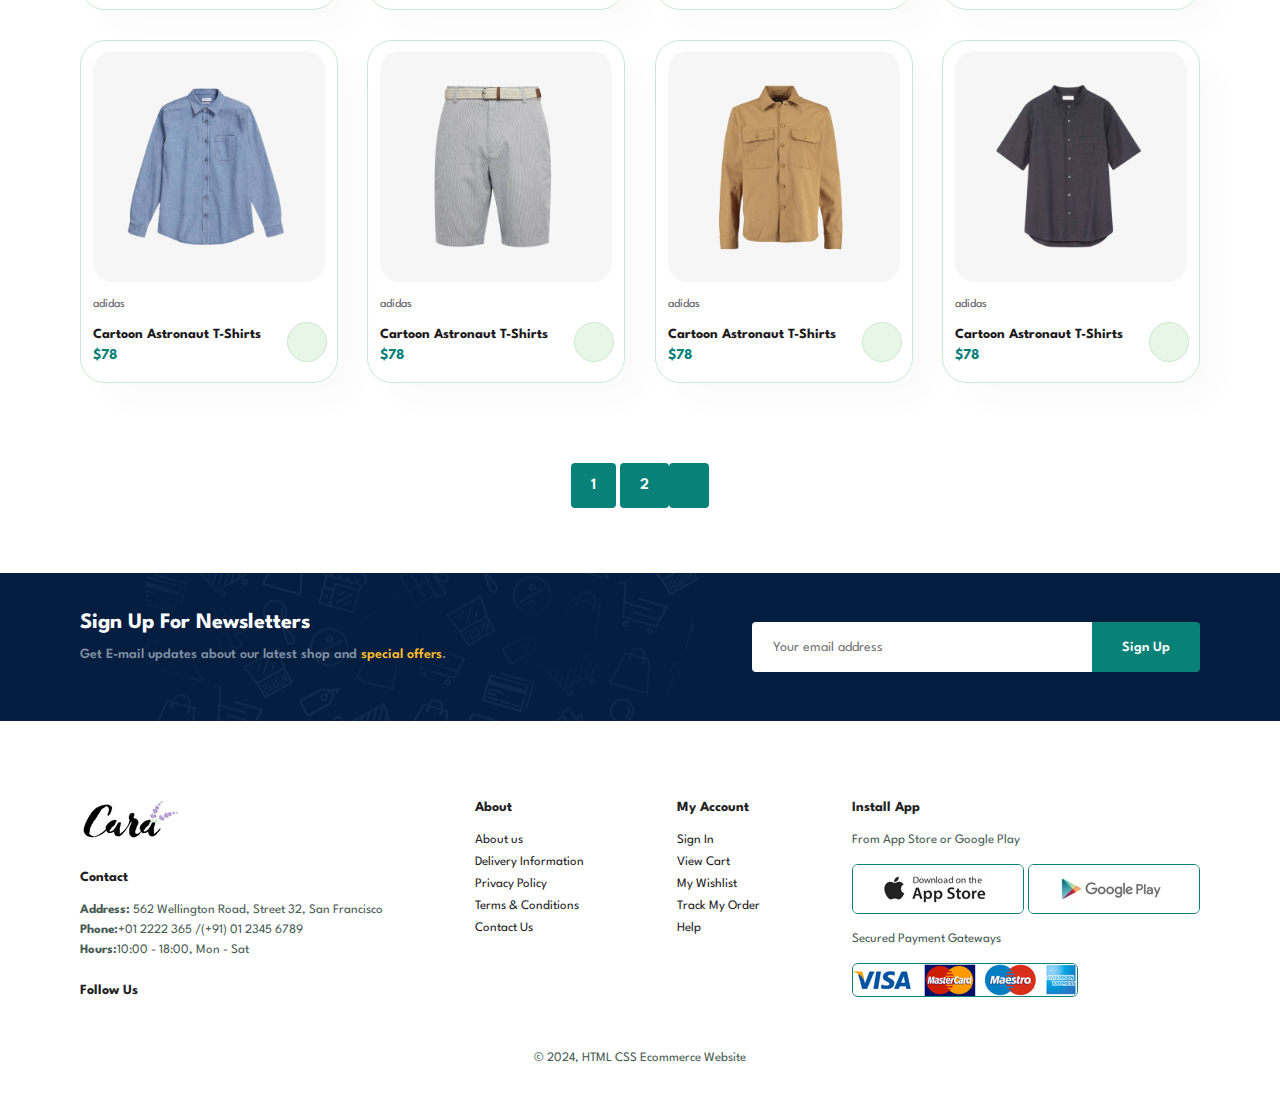
<file: shop.html>
<!DOCTYPE html>
<html lang="en">
    <head>
        <meta charset="UTF-8">
        <meta http-equiv="X-UA-Compatible" content="IE=edge">
        <meta name="viewport" content="width=device-width, initial-scale=1.0">
        <title>Ecommerce Website</title>
        <link rel="stylesheet" href="https://cdnjs.cloudflare.com/ajax/libs/font-awesome/6.6.0/css/all.min.css" integrity="sha512-Kc323vGBEqzTmouAECnVceyQqyqdsSiqLQISBL29aUW4U/M7pSPA/gEUZQqv1cwx4OnYxTxve5UMg5GT6L4JJg==" crossorigin="anonymous" referrerpolicy="no-referrer" />
        <link rel="stylesheet" href="style.css">
    </head>

    <body>

    <section id="header">
        <a href=""><img src="img/logo.png" class="logo" alt=""></a>
    

    <div>
        <ul id="navbar">
            <li><a  href="index.html">Home</a></li>
            <li><a class="active" href="shop.html">Shop</a></li>
            <li><a href="blog.html">Blog</a></li>
            <li><a href="about.html">About</a></li>
            <li><a href="contact.html">Contact</a></li>
            <li id="lg-bag"><a href="cart.html"><i class="fa-solid fa-bag-shopping"></i></a></li>
            <a href="#" id="close"><i class="fa-solid fa-xmark"></i></a>
        </ul>
    </div>

    <div id="mobile">
        <a href="cart.html"><i class="fa-solid fa-bag-shopping"></i></a>
        <i id="bar" class="fas fa-outdent"></i>
    </div>
    </section>

    <section id="page-header">
        <h2>#Stayhome</h2>  
        <p>Save more with coupons & up to 70% off! </p>
    </section>  

    <section id="product1" class="section-p1">
        <div class="pro-container">
            <div class="pro" onclick="window.location.href='sproduct.html'">
                <img src="img/products/f1.jpg" alt="">
                <div class="des">
                    <span>adidas</span>
                    <h5>Cartoon Astronaut T-Shirts</h5>
                    <div class="star">
                        <i class="fas fa-star"></i>
                        <i class="fas fa-star"></i>
                        <i class="fas fa-star"></i>
                        <i class="fas fa-star"></i>
                        <i class="fas fa-star"></i>
                    </div>
                    <h4>$78</h4>
                </div>
                <a href="#"><i class="fa-brands fa-opencart cart"></i></a>
            </div>

            <div class="pro">
                <img src="img/products/f2.jpg" alt="">
                <div class="des">
                    <span>adidas</span>
                    <h5>Cartoon Astronaut T-Shirts</h5>
                    <div class="star">
                        <i class="fas fa-star"></i>
                        <i class="fas fa-star"></i>
                        <i class="fas fa-star"></i>
                        <i class="fas fa-star"></i>
                        <i class="fas fa-star"></i>
                    </div>
                    <h4>$78</h4>
                </div>
                <a href="#"><i class="fa-brands fa-opencart cart"></i></a>
            </div>

            <div class="pro">
                <img src="img/products/f3.jpg" alt="">
                <div class="des">
                    <span>adidas</span>
                    <h5>Cartoon Astronaut T-Shirts</h5>
                    <div class="star">
                        <i class="fas fa-star"></i>
                        <i class="fas fa-star"></i>
                        <i class="fas fa-star"></i>
                        <i class="fas fa-star"></i>
                        <i class="fas fa-star"></i>
                    </div>
                    <h4>$78</h4>
                </div>
                <a href="#"><i class="fa-brands fa-opencart cart"></i></a>
            </div>

            <div class="pro">
                <img src="img/products/f4.jpg" alt="">
                <div class="des">
                    <span>adidas</span>
                    <h5>Cartoon Astronaut T-Shirts</h5>
                    <div class="star">
                        <i class="fas fa-star"></i>
                        <i class="fas fa-star"></i>
                        <i class="fas fa-star"></i>
                        <i class="fas fa-star"></i>
                        <i class="fas fa-star"></i>
                    </div>
                    <h4>$78</h4>
                </div>
                <a href="#"><i class="fa-brands fa-opencart cart"></i></a>
            </div>

            <div class="pro">
                <img src="img/products/f5.jpg" alt="">
                <div class="des">
                    <span>adidas</span>
                    <h5>Cartoon Astronaut T-Shirts</h5>
                    <div class="star">
                        <i class="fas fa-star"></i>
                        <i class="fas fa-star"></i>
                        <i class="fas fa-star"></i>
                        <i class="fas fa-star"></i>
                        <i class="fas fa-star"></i>
                    </div>
                    <h4>$78</h4>
                </div>
                <a href="#"><i class="fa-brands fa-opencart cart"></i></a>
            </div>

            <div class="pro">
                <img src="img/products/f6.jpg" alt="">
                <div class="des">
                    <span>adidas</span>
                    <h5>Cartoon Astronaut T-Shirts</h5>
                    <div class="star">
                        <i class="fas fa-star"></i>
                        <i class="fas fa-star"></i>
                        <i class="fas fa-star"></i>
                        <i class="fas fa-star"></i>
                        <i class="fas fa-star"></i>
                    </div>
                    <h4>$78</h4>
                </div>
                <a href="#"><i class="fa-brands fa-opencart cart"></i></a>
            </div>

            <div class="pro">
                <img src="img/products/f7.jpg" alt="">
                <div class="des">
                    <span>adidas</span>
                    <h5>Cartoon Astronaut T-Shirts</h5>
                    <div class="star">
                        <i class="fas fa-star"></i>
                        <i class="fas fa-star"></i>
                        <i class="fas fa-star"></i>
                        <i class="fas fa-star"></i>
                        <i class="fas fa-star"></i>
                    </div>
                    <h4>$78</h4>
                </div>
                <a href="#"><i class="fa-brands fa-opencart cart"></i></a>
            </div>

            <div class="pro">
                <img src="img/products/f8.jpg" alt="">
                <div class="des">
                    <span>adidas</span>
                    <h5>Cartoon Astronaut T-Shirts</h5>
                    <div class="star">
                        <i class="fas fa-star"></i>
                        <i class="fas fa-star"></i>
                        <i class="fas fa-star"></i>
                        <i class="fas fa-star"></i>
                        <i class="fas fa-star"></i>
                    </div>
                    <h4>$78</h4>
                </div>
                <a href="#"><i class="fa-brands fa-opencart cart"></i></a>
            </div>           
            
            <div class="pro">
                <img src="img/products/n1.jpg" alt="">
                <div class="des">
                    <span>adidas</span>
                    <h5>Cartoon Astronaut T-Shirts</h5>
                    <div class="star">
                        <i class="fas fa-star"></i>
                        <i class="fas fa-star"></i>
                        <i class="fas fa-star"></i>
                        <i class="fas fa-star"></i>
                        <i class="fas fa-star"></i>
                    </div>
                    <h4>$78</h4>
                </div>
                <a href="#"><i class="fa-brands fa-opencart cart"></i></a>
            </div>

            <div class="pro">
                <img src="img/products/n2.jpg" alt="">
                <div class="des">
                    <span>adidas</span>
                    <h5>Cartoon Astronaut T-Shirts</h5>
                    <div class="star">
                        <i class="fas fa-star"></i>
                        <i class="fas fa-star"></i>
                        <i class="fas fa-star"></i>
                        <i class="fas fa-star"></i>
                        <i class="fas fa-star"></i>
                    </div>
                    <h4>$78</h4>
                </div>
                <a href="#"><i class="fa-brands fa-opencart cart"></i></a>
            </div>

            <div class="pro">
                <img src="img/products/n3.jpg" alt="">
                <div class="des">
                    <span>adidas</span>
                    <h5>Cartoon Astronaut T-Shirts</h5>
                    <div class="star">
                        <i class="fas fa-star"></i>
                        <i class="fas fa-star"></i>
                        <i class="fas fa-star"></i>
                        <i class="fas fa-star"></i>
                        <i class="fas fa-star"></i>
                    </div>
                    <h4>$78</h4>
                </div>
                <a href="#"><i class="fa-brands fa-opencart cart"></i></a>
            </div>

            <div class="pro">
                <img src="img/products/n4.jpg" alt="">
                <div class="des">
                    <span>adidas</span>
                    <h5>Cartoon Astronaut T-Shirts</h5>
                    <div class="star">
                        <i class="fas fa-star"></i>
                        <i class="fas fa-star"></i>
                        <i class="fas fa-star"></i>
                        <i class="fas fa-star"></i>
                        <i class="fas fa-star"></i>
                    </div>
                    <h4>$78</h4>
                </div>
                <a href="#"><i class="fa-brands fa-opencart cart"></i></a>
            </div>

            <div class="pro">
                <img src="img/products/n5.jpg" alt="">
                <div class="des">
                    <span>adidas</span>
                    <h5>Cartoon Astronaut T-Shirts</h5>
                    <div class="star">
                        <i class="fas fa-star"></i>
                        <i class="fas fa-star"></i>
                        <i class="fas fa-star"></i>
                        <i class="fas fa-star"></i>
                        <i class="fas fa-star"></i>
                    </div>
                    <h4>$78</h4>
                </div>
                <a href="#"><i class="fa-brands fa-opencart cart"></i></a>
            </div>

            <div class="pro">
                <img src="img/products/n6.jpg" alt="">
                <div class="des">
                    <span>adidas</span>
                    <h5>Cartoon Astronaut T-Shirts</h5>
                    <div class="star">
                        <i class="fas fa-star"></i>
                        <i class="fas fa-star"></i>
                        <i class="fas fa-star"></i>
                        <i class="fas fa-star"></i>
                        <i class="fas fa-star"></i>
                    </div>
                    <h4>$78</h4>
                </div>
                <a href="#"><i class="fa-brands fa-opencart cart"></i></a>
            </div>

            <div class="pro">
                <img src="img/products/n7.jpg" alt="">
                <div class="des">
                    <span>adidas</span>
                    <h5>Cartoon Astronaut T-Shirts</h5>
                    <div class="star">
                        <i class="fas fa-star"></i>
                        <i class="fas fa-star"></i>
                        <i class="fas fa-star"></i>
                        <i class="fas fa-star"></i>
                        <i class="fas fa-star"></i>
                    </div>
                    <h4>$78</h4>
                </div>
                <a href="#"><i class="fa-brands fa-opencart cart"></i></a>
            </div>

            <div class="pro">
                <img src="img/products/n8.jpg" alt="">
                <div class="des">
                    <span>adidas</span>
                    <h5>Cartoon Astronaut T-Shirts</h5>
                    <div class="star">
                        <i class="fas fa-star"></i>
                        <i class="fas fa-star"></i>
                        <i class="fas fa-star"></i>
                        <i class="fas fa-star"></i>
                        <i class="fas fa-star"></i>
                    </div>
                    <h4>$78</h4>
                </div>
                <a href="#"><i class="fa-brands fa-opencart cart"></i></a>
            </div>           
            
        </div>
    </section>

    <section id="pagination" class="section-p1">
        <a href="#">1</a>
        <a href="#">2</a>
        <a href="#"><i class="fa-solid fa-arrow-right"></i></a>

    </section>

    <section id="newsletter" class="section-p1 section-m1">
        <div class="newstext">
            <h4>Sign Up For Newsletters</h4>
            <p>Get E-mail updates about our latest shop and <span>special offers</span>.</p>
        </div>
        <div class="form">
            <input type="text" placeholder="Your email address">
            <button class="normal">Sign Up</button>
        </div>
    </section>

    <footer class="section-p1">
        <div class="col">
            <img class="logo" src="img/logo.png" alt="">
            <h4>Contact</h4>
            <p><strong>Address:</strong> 562 Wellington Road, Street 32, San Francisco</p>
            <p><strong>Phone:</strong>+01 2222 365 /(+91) 01 2345 6789</p>
            <p><strong>Hours:</strong>10:00 - 18:00, Mon -  Sat</p>
            <div class="follow">
                <h4>Follow Us</h4>
                <div class="icon">
                    <i class="fab fa-facebook-f"></i>
                    <i class="fab fa-twitter"></i>
                    <i class="fab fa-instagram"></i>
                    <i class="fa-brands fa-pinterest-p"></i>
                    <i class="fab fa-youtube"></i>
                </div>
            </div>
        </div>

        <div class="col">
            <h4>About</h4>
            <a href="#">About us</a>
            <a href="#">Delivery Information</a>
            <a href="#">Privacy Policy</a>
            <a href="#">Terms & Conditions</a>
            <a href="#">Contact Us</a>
        </div>
        <div class="col">
            <h4>My Account</h4>
            <a href="#">Sign In</a>
            <a href="#">View Cart</a>
            <a href="#">My Wishlist</a>
            <a href="#">Track My Order</a>
            <a href="#">Help</a>
        </div>

        <div class="col install">
            <h4>Install App</h4>
            <p>From App Store or Google Play</p>
            <div class="row">
                <img src="img/pay/app.jpg" alt="">
                <img src="img/pay/play.jpg" alt="">
                <p>Secured Payment Gateways</p>
                <img src="img/pay/pay.png" alt="">
            </div>
        </div>

        <div class="copyright">
            <p>© 2024, HTML CSS Ecommerce Website</p>
        </div>
    </footer>



    <script src="script.js"></script>
    </body>

</html>
</file>
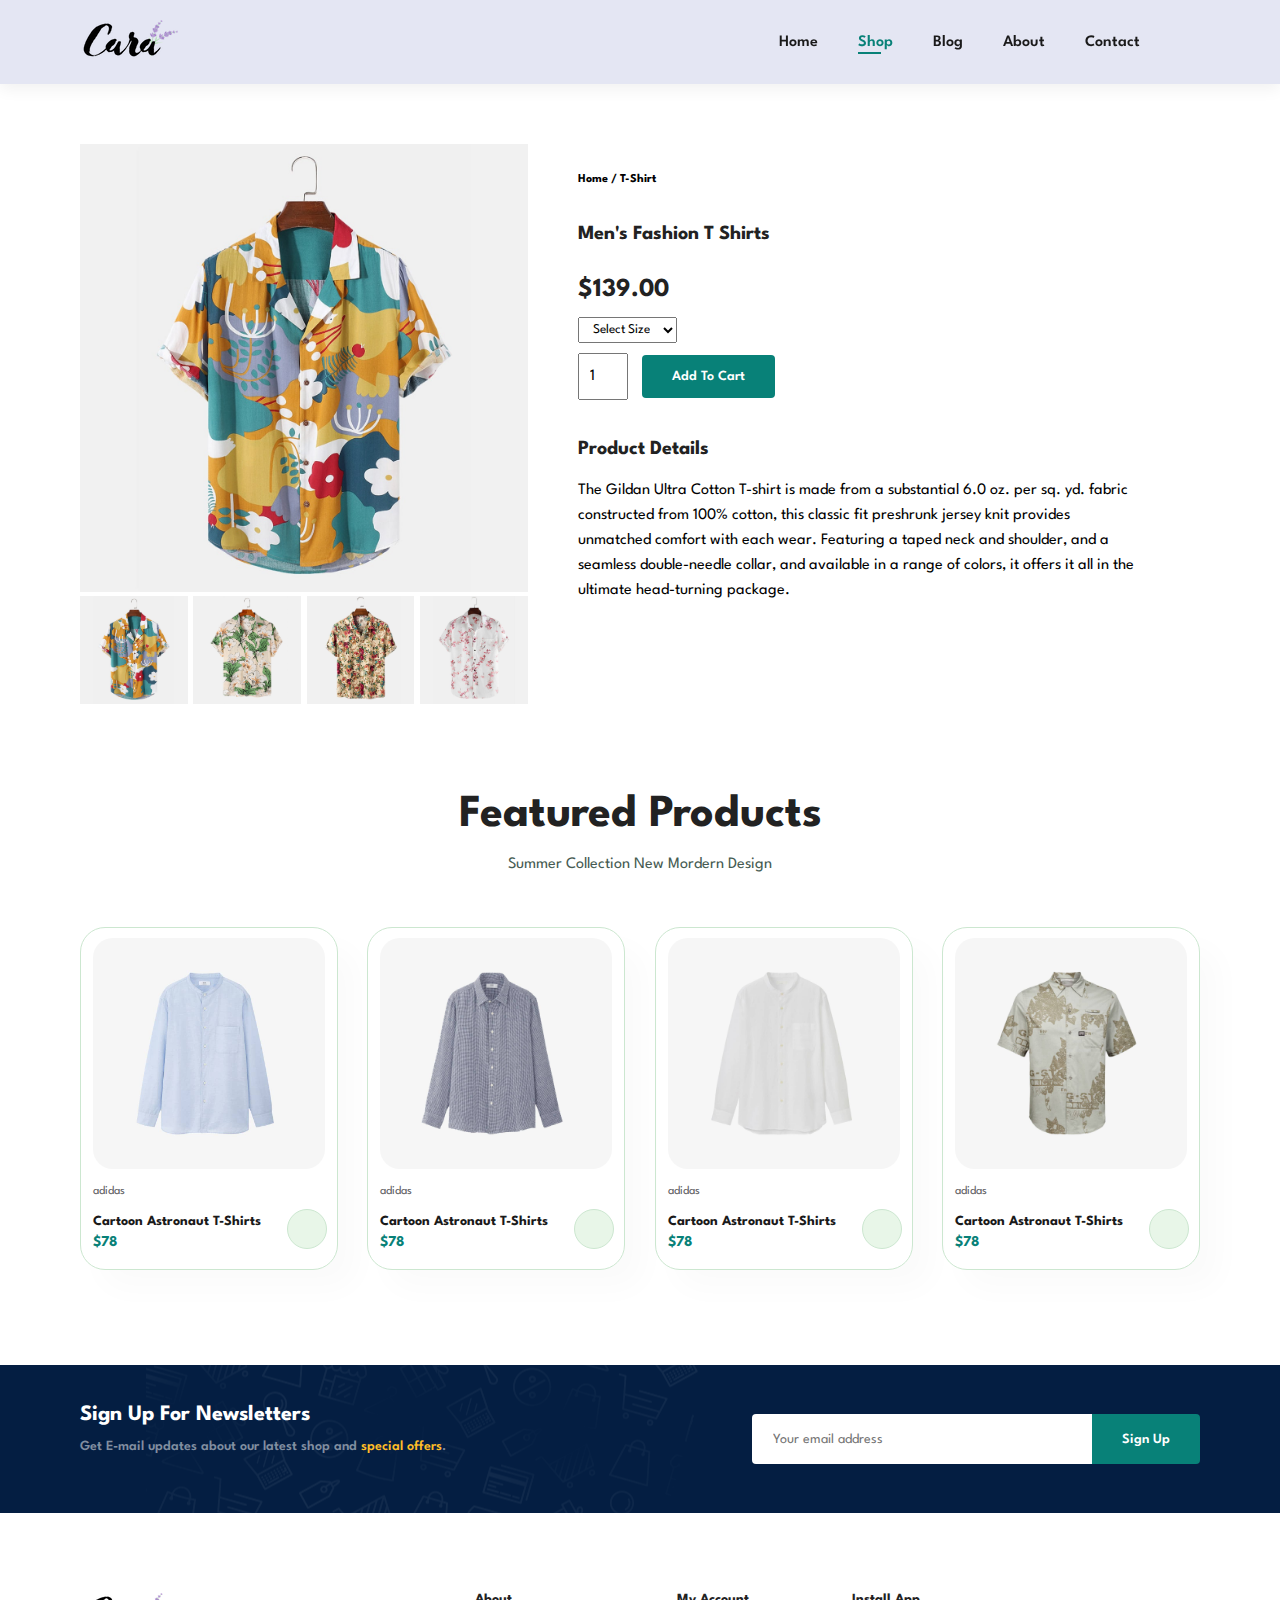
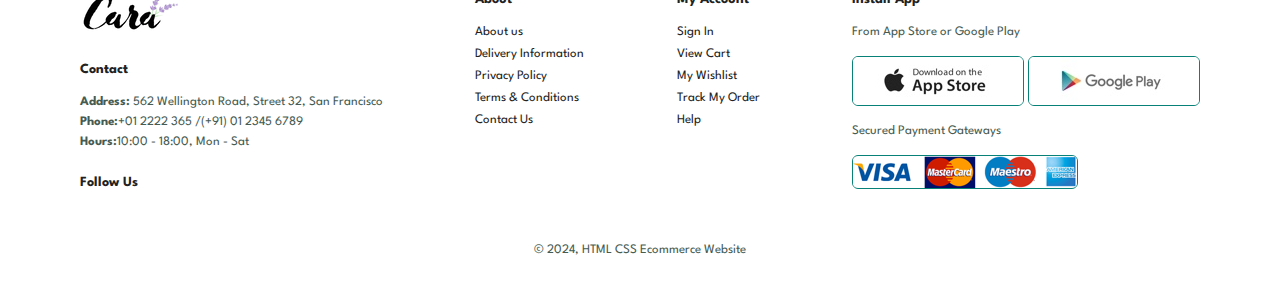
<file: sproduct.html>
<!DOCTYPE html>
<html lang="en">
    <head>
        <meta charset="UTF-8">
        <meta http-equiv="X-UA-Compatible" content="IE=edge">
        <meta name="viewport" content="width=device-width, initial-scale=1.0">
        <title>Ecommerce Website</title>
        <link rel="stylesheet" href="https://cdnjs.cloudflare.com/ajax/libs/font-awesome/6.6.0/css/all.min.css" integrity="sha512-Kc323vGBEqzTmouAECnVceyQqyqdsSiqLQISBL29aUW4U/M7pSPA/gEUZQqv1cwx4OnYxTxve5UMg5GT6L4JJg==" crossorigin="anonymous" referrerpolicy="no-referrer" />
        <link rel="stylesheet" href="style.css">
    </head>

    <body>

    <section id="header">
        <a href=""><img src="img/logo.png" class="logo" alt=""></a>
    

    <div>
        <ul id="navbar">
            <li><a  href="index.html">Home</a></li>
            <li><a class="active" href="shop.html">Shop</a></li>
            <li><a href="blog.html">Blog</a></li>
            <li><a href="about.html">About</a></li>
            <li><a href="contact.html">Contact</a></li>
            <li id="lg-bag"><a href="cart.html"><i class="fa-solid fa-bag-shopping"></i></a></li>
            <a href="#" id="close"><i class="fa-solid fa-xmark"></i></a>
        </ul>
    </div>

    <div id="mobile">
        <a href="cart.html"><i class="fa-solid fa-bag-shopping"></i></a>
        <i id="bar" class="fas fa-outdent"></i>
    </div>
    </section>

    <section id="prodetails" class="section-p1">
        <div class="single-pro-image">
            <img src="img/products/f1.jpg" width="100%" id="MainImg" alt="">

            <div class="small-img-group">
                <div class="small-img-col">
                    <img src="img/products/f1.jpg" width="100%" class="small-img" alt="">
                </div>
                <div class="small-img-col">
                    <img src="img/products/f2.jpg" width="100%" class="small-img" alt="">
                </div>
                <div class="small-img-col">
                    <img src="img/products/f3.jpg" width="100%" class="small-img" alt="">
                </div>
                <div class="small-img-col">
                    <img src="img/products/f4.jpg" width="100%" class="small-img" alt="">
                </div>
            </div>
        </div>
        <div class="single-pro-details">
            <h6>Home / T-Shirt</h6>
            <h4>Men's Fashion T Shirts</h4>
            <h2>$139.00</h2>
            <select>
                <option>Select Size</option>
                <option>XL</option>
                <option>XXL</option>
                <option>Small</option>
                <option>Large</option>
            </select>
            <input type="number" value="1">
            <button class="normal">Add To Cart</button>
            <h4>Product Details</h4>
            <span>The Gildan Ultra Cotton T-shirt is made from a substantial 6.0 oz. per
            sq. yd. fabric constructed from 100% cotton, this classic fit preshrunk jersey 
            knit provides unmatched comfort with each wear. Featuring a taped neck and 
            shoulder, and a seamless double-needle collar, and available in a range of 
            colors, it offers it all in the ultimate head-turning package. </span>
        </div>
    </section>

    <section id="product1" class="section-p1">
        <h2>Featured Products</h2>
        <p>Summer Collection New Mordern Design</p>
        <div class="pro-container">
            <div class="pro">
                <img src="img/products/n1.jpg" alt="">
                <div class="des">
                    <span>adidas</span>
                    <h5>Cartoon Astronaut T-Shirts</h5>
                    <div class="star">
                        <i class="fas fa-star"></i>
                        <i class="fas fa-star"></i>
                        <i class="fas fa-star"></i>
                        <i class="fas fa-star"></i>
                        <i class="fas fa-star"></i>
                    </div>
                    <h4>$78</h4>
                </div>
                <a href="#"><i class="fa-brands fa-opencart cart"></i></a>
            </div>

            <div class="pro">
                <img src="img/products/n2.jpg" alt="">
                <div class="des">
                    <span>adidas</span>
                    <h5>Cartoon Astronaut T-Shirts</h5>
                    <div class="star">
                        <i class="fas fa-star"></i>
                        <i class="fas fa-star"></i>
                        <i class="fas fa-star"></i>
                        <i class="fas fa-star"></i>
                        <i class="fas fa-star"></i>
                    </div>
                    <h4>$78</h4>
                </div>
                <a href="#"><i class="fa-brands fa-opencart cart"></i></a>
            </div>

            <div class="pro">
                <img src="img/products/n3.jpg" alt="">
                <div class="des">
                    <span>adidas</span>
                    <h5>Cartoon Astronaut T-Shirts</h5>
                    <div class="star">
                        <i class="fas fa-star"></i>
                        <i class="fas fa-star"></i>
                        <i class="fas fa-star"></i>
                        <i class="fas fa-star"></i>
                        <i class="fas fa-star"></i>
                    </div>
                    <h4>$78</h4>
                </div>
                <a href="#"><i class="fa-brands fa-opencart cart"></i></a>
            </div>

            <div class="pro">
                <img src="img/products/n4.jpg" alt="">
                <div class="des">
                    <span>adidas</span>
                    <h5>Cartoon Astronaut T-Shirts</h5>
                    <div class="star">
                        <i class="fas fa-star"></i>
                        <i class="fas fa-star"></i>
                        <i class="fas fa-star"></i>
                        <i class="fas fa-star"></i>
                        <i class="fas fa-star"></i>
                    </div>
                    <h4>$78</h4>
                </div>
                <a href="#"><i class="fa-brands fa-opencart cart"></i></a>
            </div>

            
        </div>
    </section>
    
    <section id="newsletter" class="section-p1 section-m1">
        <div class="newstext">
            <h4>Sign Up For Newsletters</h4>
            <p>Get E-mail updates about our latest shop and <span>special offers</span>.</p>
        </div>
        <div class="form">
            <input type="text" placeholder="Your email address">
            <button class="normal">Sign Up</button>
        </div>
    </section>

    <footer class="section-p1">
        <div class="col">
            <img class="logo" src="img/logo.png" alt="">
            <h4>Contact</h4>
            <p><strong>Address:</strong> 562 Wellington Road, Street 32, San Francisco</p>
            <p><strong>Phone:</strong>+01 2222 365 /(+91) 01 2345 6789</p>
            <p><strong>Hours:</strong>10:00 - 18:00, Mon -  Sat</p>
            <div class="follow">
                <h4>Follow Us</h4>
                <div class="icon">
                    <i class="fab fa-facebook-f"></i>
                    <i class="fab fa-twitter"></i>
                    <i class="fab fa-instagram"></i>
                    <i class="fa-brands fa-pinterest-p"></i>
                    <i class="fab fa-youtube"></i>
                </div>
            </div>
        </div>

        <div class="col">
            <h4>About</h4>
            <a href="#">About us</a>
            <a href="#">Delivery Information</a>
            <a href="#">Privacy Policy</a>
            <a href="#">Terms & Conditions</a>
            <a href="#">Contact Us</a>
        </div>
        <div class="col">
            <h4>My Account</h4>
            <a href="#">Sign In</a>
            <a href="#">View Cart</a>
            <a href="#">My Wishlist</a>
            <a href="#">Track My Order</a>
            <a href="#">Help</a>
        </div>

        <div class="col install">
            <h4>Install App</h4>
            <p>From App Store or Google Play</p>
            <div class="row">
                <img src="img/pay/app.jpg" alt="">
                <img src="img/pay/play.jpg" alt="">
                <p>Secured Payment Gateways</p>
                <img src="img/pay/pay.png" alt="">
            </div>
        </div>

        <div class="copyright">
            <p>© 2024, HTML CSS Ecommerce Website</p>
        </div>
    </footer>

    <script>
        var MainImg = document.getElementById("MainImg");
        var smallimg = document.getElementsByClassName("small-img");

        smallimg[0].onclick = function(){
          MainImg.src = smallimg[0].src;
        }
        smallimg[1].onclick = function(){
          MainImg.src = smallimg[1].src;
        }
        smallimg[2].onclick = function(){
          MainImg.src = smallimg[2].src;
        }
        smallimg[3].onclick = function(){
          MainImg.src = smallimg[3].src;
        }
    </script>



    <script src="script.js"></script>
    </body>

</html>
</file>
<file: style.css>
@import url("https://fonts.googleapis.com/css2?family=Spartan:wght@100;200;300;400;500;600;700;800;900&display=swap");
* {
  margin: 0;
  padding: 0;
  box-sizing: border-box;
  font-family: "Spartan", sans-serif;
}

html {
  scroll-behavior: smooth;
}

/* Global Styles */

h1 {
  font-size: 50px;
  line-height: 64px;
  color: #222;
}

h2 {
  font-size: 46px;
  line-height: 54px;
  color: #222;
}

h4 {
  font-size: 20px;
  color: #222;
}

h6 {
  font-weight: 700;
  font-size: 12px;
}

p {
  font-size: 16px;
  color: #465b52;
  margin: 15px 0 20px 0;
}

.section-p1 {
  padding: 40px 80px; 
}

.section-m1 {
  margin: 40px 0;
}

button.normal{
  font-size: 14px;
  font-weight: 600;
  padding: 15px 30px;
  color: #000;
  background-color: #fff;
  border-radius: 4px;
  cursor: pointer;
  border: none;
  outline: none;
  transition: 0.2s;
}

button.white{
  font-size: 13px;
  font-weight: 600;
  padding: 11px 18px;
  color: #fff;
  background-color: transparent;
  cursor: pointer;
  border: 1px solid #fff;
  outline: none;
  transition: 0.2s;
}

body {
  width: 100%;
}

/* Header Start */

#header{
  display: flex;
  align-items: center;
  justify-content: space-between;
  padding: 20px 80px ;
  background: #E4E6F3;
  box-shadow: 0 5px 15px rgba(0, 0, 0, 0.06) ;
  z-index: 999;
  position: sticky;
  top: 0;
  left: 0;
}


#navbar{
  display: flex;
  align-items: center;
  justify-content: center;
}

#navbar li{
  list-style: none;
  padding: 0 20px ;
  position: relative;
}

#navbar li a {
  text-decoration: none;
  font-size: 16px;
  font-weight: 600;
  color: #1a1a1a;
  transition: 0.3s ease;

}

#navbar li a:hover,
#navbar li a.active  {
  color: #088178;
   
}

#navbar li a.active::after ,
#navbar li a:hover::after{
  content:"" ;
  width: 30%;
  height: 2px;
  background: #088178;
  position: absolute;
  bottom: -4px;
  left: 20px;
}

#mobile{
  display: none;
  align-items: center;
}


#close{
  display: none;
}

/* Home page */

#hero{
  background-image: url(img/hero4.png);
  height: 90vh;
  width: 100%;
  background-size: cover;
  background-position: top 25% right 0;
  padding: 0 80px;
  display: flex;
  flex-direction: column;
  align-items: flex-start;
  justify-content: center;
} 

#hero h4 {
  padding-bottom: 15px;
}

#hero h1 {
  color: #088178;
}

#hero button {
  background-image: url(img/button.png);
  background-color: transparent;
  color: #088178;
  border: 0;
  padding: 14px 18px 14px 65px;
  background-repeat: no-repeat;
  cursor: pointer;
  font-weight: 700;
  font-size: 15px;
}

#feature{
  display: flex;
  align-items: center;
  justify-content: space-between;
  flex-wrap: wrap;
}

#feature .fe-box{
  width: 180px;
  text-align:center ;
  padding: 25px 15px;
  box-shadow: 20px 20px 34px rgba(0, 0, 0, 0.03);
  border: 1px solid #cce7d0;
  border: 4px;
  margin: 15px 0 ;
}

#feature .fe-box:hover{
  box-shadow: 10px 10px 54px rgba(70, 62, 221, 0.1);
}

#feature .fe-box img{
  width: 100%;
  margin-bottom: 10px ;
}

#feature .fe-box h6{
  display: inline-block;
  padding: 9px 8px 6px 8px;
  line-height: 1;
  border-radius: 4px;
  color: #088178;
  background-color: #fddde4;
}

#feature .fe-box:nth-child(2) h6{
  background-color:#cdebbc ;
}

#feature .fe-box:nth-child(3) h6{
  background-color:#d1e8f2 ;
}

#feature .fe-box:nth-child(4) h6{
  background-color:#cdd4f8 ;
}

#feature .fe-box:nth-child(5) h6{
  background-color:#f6dbf6 ;
}

#feature .fe-box:nth-child(6) h6{
  background: color #fff2e5; ;
}

#product1{
  text-align: center;

}

#product1 .pro-container{
  display: flex;
  justify-content: space-between;
  padding-top: 20px;
  flex-wrap: wrap;
}

#product1 .pro{
  width: 23%;
  min-width: 250px;
  padding: 10px 12px;
  border: 1px solid #cce7d0;
  border-radius: 25px;
  cursor: pointer;
  box-shadow: 20px 20px 30px rgba(0, 0, 0, 0.02);
  margin: 15px 0 ;
  transition: 0.2s ease;
  position: relative;
}

#product1 .pro:hover{
  box-shadow: 20px 20px 30px rgba(0, 0, 0, 0.06) ;
}

#product1 .pro img{
  width: 100%;
  border-radius: 20px;
}

#product1 .pro .des{
  text-align: start;
  padding: 10px 0;
}

#product1 .pro .des span{
  color: #606063;
  font-size: 12px;
}

#product1 .pro .des h5{
  padding-top: 17px;
  color: #1a1a1a;
  font-size: 14px;
}

#product1 .pro .des i{
  font-size: 12px;
  color: rgb(243, 181, 25);
}

#product1 .pro .des h4{
  padding-top: 7px ;
  font-size: 15px;
  font-weight: 700;
  color: #088178;
}

#product1 .pro .cart {
  width: 40px;
  height: 40px;
  line-height: 40px;
  border-radius: 50px;
  background-color:  #e8f6e8; 
  font-weight: 500;
  color: #088178;
  border: 1px solid #cce7d0;
  position: absolute;
  bottom: 20px;
  right:10px ;
}

#banner{
  display: flex;
  flex-direction: column;
  justify-content: center;
  align-items: center;
  text-align: center;
  background-image: url(img/banner/b2.jpg);
  width: 100%;
  height: 40vh;
  background-size: cover;
  background-position: center;

}

#banner h4{
  color: #fff;
  font-size: 16px;
}

#banner h2{
  color: #fff;
  font-size: 30px; 
  padding: 10px 0;
}

#banner h2 span{
  color: #ef3636;
}

#banner button:hover{
  background:#088178;
  color: #fff;
}

#sm-banner{
  display: flex;
  justify-content: space-between;
  flex-wrap: wrap;

}

#sm-banner .banner-box{
  display: flex;
  flex-direction: column;
  justify-content: center;
  align-items: flex-start;
  background-image: url(img/banner/b17.jpg);
  min-width: 500px;
  height: 50vh;
  background-size: cover;
  background-position: center;
  padding: 30px ;
}

#sm-banner .banner-box2{
  background-image: url(img/banner/b10.jpg);

}

#sm-banner h4{
  color: #fff;
  font-size: 20px;
  font-weight: 300;
}

#sm-banner h2{
  color: #fff;
  font-size: 28px;
  font-weight: 800;
}

#sm-banner span{
  color: #fff;
  font-size: 13px;
  font-weight: 500;
  padding-bottom: 15px;
}

#sm-banner .banner-box:hover button{
  background: #088178;
  border: 1px solid #088178;
}

#banner3{
  display: flex;
  justify-content: space-between;
  flex-wrap: wrap;
  padding: 0 80px;
}

#banner3 .banner-box{
  display: flex;
  flex-direction: column;
  justify-content: center;
  align-items: flex-start;
  background-image: url(img/banner/b7.jpg);
  min-width: 30%;
  height: 30vh;
  background-size: cover;
  background-position: center;
  padding: 30px ;
  margin-bottom: 20px;
}

#banner3 .banner-box2{
  background-image: url(img/banner/b4.jpg);
}

#banner3 .banner-box3{
  background-image: url(img/banner/b18.jpg);
}


#banner3 h2{
  color: #fff;
  font-weight: 900;
  font-size: 22px;
}

#banner3 h3{
  color: #ec544e;
  font-weight: 800;
  font-size: 15px;
}

#newsletter {
  display: flex;
  justify-content:space-between ;
  flex-wrap: wrap;
  align-items: center;
  background-image: url(img/banner/b14.png);
  background-repeat: no-repeat;
  background-position: 20% 30%;
  background-color: #041e42;
}


#newsletter h4{
  font-size: 22px;
  font-weight: 700;
  color: #fff;
}

#newsletter p{
  font-size: 14px;
  font-weight: 600;
  color: #818ea0;
}

#newsletter p span{
  color: #ffbd27;
}


#newsletter .form{
  display: flex;
  width: 40%;
}

#newsletter input{
  height: 3.125rem;
  padding: 0 1.25rem ;
  font-size: 14px;
  width: 100%;
  border: 1px solid transparent;
  border-radius: 4px;
  outline: none;
  border-top-right-radius: 0;
  border-bottom-right-radius: 0;
}


#newsletter button{
  background-color: #088178;
  color: #fff;
  white-space: nowrap ;
  border-top-left-radius: 0;
  border-bottom-left-radius: 0;
}

footer{
  display: flex;
  flex-wrap: wrap;
  justify-content: space-between;
}

footer .col{
  display: flex;
  flex-direction: column;
  align-items: flex-start;
  margin-bottom: 20px;
}

footer .logo{
  margin-bottom: 30px;
}

footer h4{
  font-size: 14px;
  padding-bottom: 20px;
}

footer p{
  font-size: 13px;
  margin: 0 0 8px 0;
}

footer  a{
  font-size: 13px;
  text-decoration: none;
  color: #222;
  margin-bottom: 10px
}

footer .follow{
  margin-top: 20px;
}

footer .follow i {
  color: #465b52;
  padding-right: 4px;
  cursor: pointer;
}

footer .install .row img{
  border: 1px solid #088178;
  border-radius: 6px;
}

footer .install img {
  margin: 10px 0 15px 0;
}

footer .follow i:hover,
footer a:hover{
  color: #088178;
}

footer .copyright{
  width: 100%;
  text-align: center;
}

/* Shop page */

#page-header{
  background-image: url(img/banner/b1.jpg);
  width: 100%;
  height: 40vh;
  background-size: cover;
  display: flex;
  justify-content: center;
  text-align: center;
  flex-direction: column;
  padding: 14px;
}

#page-header h2, 
#page-header p{
  color: #fff;
}

#pagination {
  text-align: center;

}

#pagination a {
  text-decoration: none;
  background-color: #088178;
  padding: 15px 20px ;
  border-radius: 4px;
  color: #fff;
  font-weight: 600;
}

#pagination a i{
  font-size: 16px;
  font-weight: 600px;
}

/* Single product */

#prodetails {
  display: flex;
  margin-top: 20px;
}

#prodetails .single-pro-image{
  width: 40%;
  margin-right: 50px;
}

.small-img-group {
  display: flex;
  justify-content: space-between;
}

.small-img-col{
  flex-basis: 24%;
  cursor: pointer;
}

#prodetails .single-pro-details{
  width: 50%;
  padding-top: 30px;
}

#prodetails .single-pro-details h4{
  padding: 40px 0 20px 0;
}

#prodetails .single-pro-details h2{
  font-size: 26px ;
}

#prodetails .single-pro-details select{
  display: block;
  padding: 5px 10px ;
  margin-bottom: 10px;
}

#prodetails .single-pro-details input{
  width: 50px;
  height: 47px;
  padding-left: 10px;
  font-size: 16px;
  margin-right: 10px;
}

#prodetails .single-pro-details input:focus{
  outline: none;
}

#prodetails .single-pro-details button{
  background-color: #088178;
  color: #fff;
}

#prodetails .single-pro-details span{
  line-height: 25px;
}


/* Blog page */

#page-header.blog-header {
  background-image: url(img/banner/b19.jpg);
}

#blog {
  padding: 150px 150px 0 150px;
}

#blog .blog-box{
  display: flex;
  align-items: center;
  width: 100%;
  position: relative;
  padding-bottom: 90px;
}

#blog .blog-img{
  width: 50%;
  margin-right: 40px;
}

#blog img {
  width: 100%;
  height: 300px;
  object-fit: cover;
}

#blog .blog-details{
  width: 50%;
}

#blog .blog-details a {
  text-decoration: none;
  font-size: 11px;
  color: #000;
  font-weight: 700;
  position: relative;
  transition: 0.3s;
}

#blog .blog-details a::after{
  content: "";
  width: 50px;
  height: 1px;
  background-color: #000;
  position: absolute;
  top: 4px;
  right: -60px;
}

#blog .blog-details a:hover {
  color: #088178;
}

#blog .blog-details a:hover::after{
  background-color: #088178;
}

#blog .blog-box h1{
  position: absolute;
  top: -40px;
  left: 0;
  font-size: 70px;
  font-weight: 700;
  color: #c9cbce;
  z-index:-9;
}


/* About Page */

#page-header.about-header{
  background-image: url("img/about/banner.png");
}

#about-head {
  display: flex;
  align-items: center;
}


#about-head img{
  width: 50%;
  height: auto;
}

#about-head div {
  padding-left: 40px;
}

#about-app {
  text-align: center;
}

#about-app .video{
  width: 70%;
  height: 100%;
  margin: 30px auto 0 auto;
}

#about-app .video video{
  width: 100%;
  height: 100%;
  border-radius: 20px;
}

/* Contact Page */

#contact-details{
  display: flex;
  align-items: center;
  justify-content: space-between;
}

#contact-details .details{
  width: 40%; 
}

#contact-details .details span,
#form-details form span {
  font-size: 12px;
}

#contact-details .details h2,
#form-details form h2 {
  font-size: 26px;
  line-height: 35px;
  padding: 20px 0;
}

#contact-details .details h3 {
  font-size:  16px;
  padding-bottom: 15px;
}

#contact-details .details li {
  list-style: none;
  display: flex;
  padding: 10px 0;
}

#contact-details .details li i {
  font-size: 14px;
  padding-right: 22px;
}

#contact-details .details p{
  margin: 0;
  font-size: 14px;
}

#contact-details .map {
  width: 55%;
  height: 400px;
}

#contact-details .map iframe {
  width: 100%;
  height: 100%;
}

#form-details{
  display: flex;
  justify-content: space-between;
  margin: 30px;
  padding: 80px;
  border: 1px solid #e1e1e1;
}

#form-details form {
  width: 65%;
  display: flex;
  flex-direction: column;
  align-items: flex-start;
}

#form-details form input,
#form-details form textarea {
  width: 100%;
  padding: 12px 15px;
  outline: none;
  margin-bottom: 20px;
  border: 1px solid #e1e1e1;
}

#form-details form button{
  background-color: #088178;
  color: #fff;
}

#form-details .people div {
  padding-bottom: 25px;
  display: flex;
  align-items: flex-start;
}

#form-details .people div  img {
  width: 65px;
  height: 65px;
  object-fit: cover;
  margin-right: 15px;
}

#form-details .people div p {
  margin: 0;
  font-size: 13px;
  line-height: 25px;
}

#form-details .people div p span {
  display: block;
  font-size: 16px;
  font-weight: 600;
  color: #000;
}

/* Cart Page */

#cart {
  overflow-x: auto;
}

#cart  table {
  width: 100%;
  border-collapse:collapse ;
  table-layout: fixed;
  white-space: nowrap;
}

#cart  table img {
  width: 70px;
}

#cart  table td:nth-child(1) {
  width: 100px;
  text-align: center;
}

#cart  table td:nth-child(2) {
  width: 150px;
  text-align: center;
}

#cart  table td:nth-child(3) {
  width: 250px;
  text-align: center;
}

#cart  table td:nth-child(4),
#cart  table td:nth-child(5),
#cart  table td:nth-child(6){
  width: 150px;
  text-align: center;
}

#cart  table td:nth-child(5) input{
  width: 70px;
  padding: 10px 5px 10px 15px;
} 

#cart  table thead {
  border: 1px solid #e2e9e1;
  border-left: none;
  border-right: none;
}

#cart  table thead td {
  font-weight: 700;
  text-transform: uppercase;
  font-size: 13px;
  padding: 18px 0;
}

#cart  table tbody tr td{
  padding-top: 15px;
} 

#cart  table tbody td{
  font-size: 13px;
}

#cart-add {
  display: flex;
  flex-wrap: wrap;
  justify-content: space-between;
}

#coupon{
  width: 50%;
  margin-bottom:30px ;
}

#coupon h3,
#subtotal h3 {
  padding-bottom: 15px;
}

#coupon input {
  padding: 10px 20px;
  outline: none;
  width: 60%;
  margin-right: 10px;
  border: 1px solid #e2e9e1;
}

#coupon button,
#subtotal button {
  background-color: #088178;
  color: #fff;
  padding: 12px 20px;
}

#subtotal {
  width: 50%;
  margin-bottom: 30px;
  border: 1px solid #e2e9e1;
  padding: 30px;
}

#subtotal table {
  border-collapse: collapse;
  width: 100%;
  margin-bottom: 20px;
}

#subtotal table td {
  width: 50%;
  border: 1px solid #e2e9e1;
  padding: 10px;
  font-size: 13px;
}










/* Start Media Query */

@media (max-width:799px) {
  .section-p1 {
    padding: 40px 40px;
  }

  #navbar {
    display: flex;
    flex-direction: column;
    align-items: flex-start;
    justify-content: flex-start;
    position: fixed;
    top: 0;
    right: -300px;
    height: 100vh;
    width: 300px;
    background-color: #E4E6F3;
    box-shadow: 0 40px 60px rgba(0, 0, 0, 0.1);
    padding: 80px 0 0 10px;
    transition: 0.3s;
  }

  #navbar.active{
    right: 0px
  }

  #navbar li{
    margin-bottom: 25px;
  }

  #mobile{
    display: flex;
    align-items: center;
  }

  #mobile i{
    color: #1a1a1a;
    font-size: 24px;
    padding-left: 20px;
  }

  #close{
    display: initial;
    position: absolute;
    top: 30px;
    left: 30px;
    color: #222;
    font-size: 24px;
  }

  #lg-bag{
    display: none;
  }

  #hero {
    height: 70vh;
    padding: 0 80px;
   background-position: top 30% right 30%;
  }

  #feature {
    justify-content: center;
  }

  #feature .fe-box {
    margin: 15px 15px;
  }

  #product1 .pro-container {
    justify-content: center;
  }

  #product1 .pro {
    margin: 15px ;
  }

  #banner {
    height: 20vh;
  } 

  #sm-banner .banner-box {
    min-width: 100%;
    height: 30vh;
  }

  #banner3 {
    padding: 0 40px;
  }

  #banner3 .banner-box {
    width: 28%;
  }

  #newsletter .form {
    width: 70%;

  }

  /* Contact Page */
  #form-details {
    padding: 40px;
  }

  #form-details form {
    width: 50%;
  }
   
  }

@media (max-width: 477px) {
  .section-p1 {
    padding: 20px;
  }

  #header {
    padding: 10px 30px;
  }

  h1 {
    font-size: 38px;
  }

  h2 {
    font-size: 38px;
  }

  #hero {
    padding: 0 20px;
    background-position: 55%;
  }

  #feature {
    justify-content: space-between;
  }

  #feature .fe-box {
    width: 155px;
    margin: 0 0 15px 0;
  }

  #product1 .pro {
    width: 100%;
  }

  #banner {
    height: 40vh;
  }

  #sm-banner .banner-box {
    height: 40vh;
  }

  #sm-banner .banner-box2 {
    margin-top: 20px;
  }

  #banner3 {
    padding: 0 20px;
  }

  #banner3 .banner-box {
    width: 100%;
  }

  #newsletter {
    padding: 40px 20px ;
  }

  #newsletter .form {
    width: 100%;
  }

  footer .copyright {
    text-align: start;
  }

  /* Single Product  */
  #prodetails {
    display: flex;
    flex-direction: column;
  }

  #prodetails .single-pro-image {
    width: 100%;
    margin-right: 0;
  }

  #prodetails .single-pro-details {
    width: 100%;
  }

  /* BLog Page */

  #blog {
    padding: 100px 20px 0 20px;
  }

  #blog .blog-box {
    display: flex;
    flex-direction:column;
    align-items: flex-start;
  }

  #blog .blog-img {
    width: 100%;
    margin-right: 0px;
    margin-bottom: 30px;
  }

  #blog .blog-details {
    width: 100%;
  }

/* About Page */
  #about-head {
    flex-direction: column;
  }

  #about-head img {
    width: 100%;
    margin-bottom: 20px;
  }

  #about-head div {
    padding-left: 0px;
  }

  #about-app .video {
    width: 100%;
  }

  /* Contact Page*/

  #contact-details {
    display: flex;
    flex-direction: column;
  }

  #contact-details .details {
    width: 100%;
    margin-bottom: 30px;
  }

  #contact-details .map {
    width: 100%;
  }

  #form-details {
    margin: 10px;
    padding: 30px 10px;
    flex-wrap: wrap;
  }

  #form-details form {
    width: 100%;
    margin-bottom: 30px;
  }

  /* cart Page */
  #cart-add {
    flex-direction: column;
  }

  #coupon {
    width: 100%;
  }

  #subtotal {
    width: 100%;
    padding: 20px;
  } 

}
</file>
